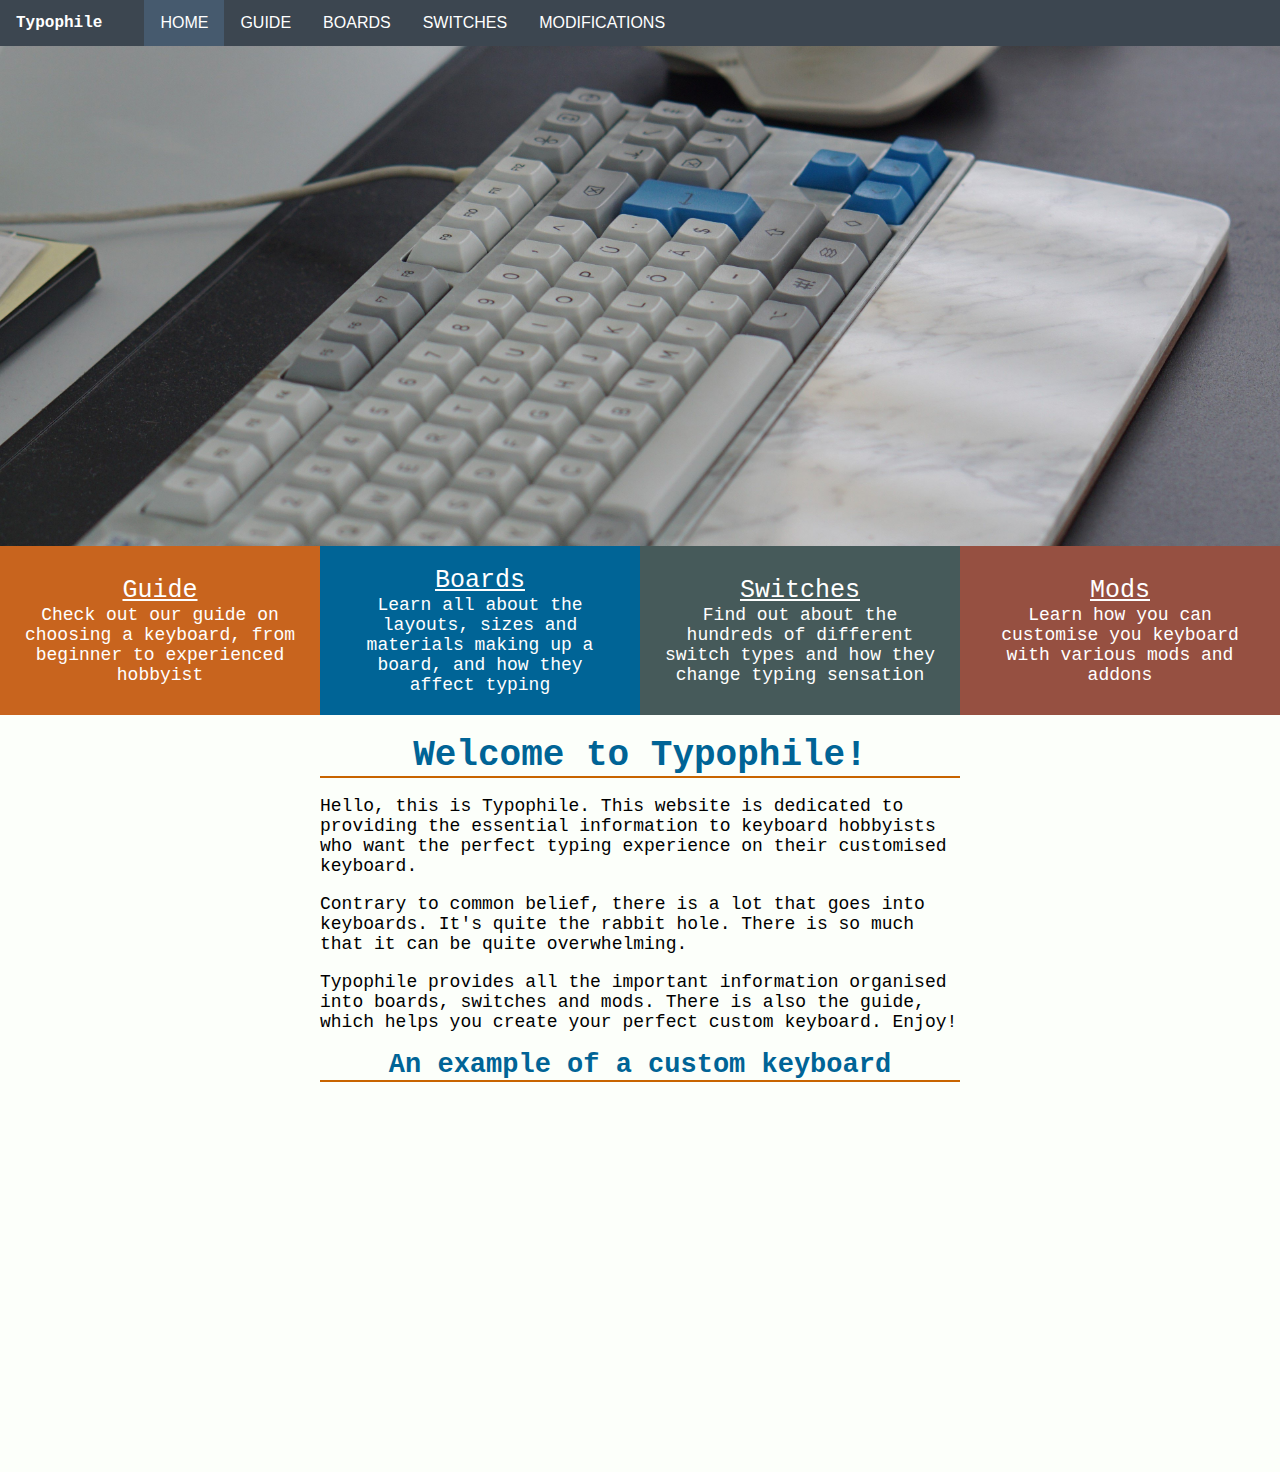
<file: Index.html>
<html lang="en">
    <head>
        <meta name="viewport" content="width=device-width, initial-scale=1.0">
        <meta charset="utf-8">
        <title>Typophile</title> <!-- Title format is: page name - Website name -->
        <link rel="stylesheet" href="CSS/Theme.css"> <!-- import css style sheet -->
        <script src="JS/Fade.js"></script>
    </head>
    <body>
        <div>
            <header>
                <div>
                </div> <!-- logo goes here -->
                <div class="nav-bar">
                    <nav>
                        <ul>
                            <li><p>Typophile</p></li>
                            <li class="current"><a href=Index.html>HOME</a></li>
                            <li><a href="Guide.html">GUIDE</a></li>
                            <li><a href="Boards.html">BOARDS</a></li>
                            <li><a href="Switches.html">SWITCHES</a></li>
                            <li><a href="Modifications.html">MODIFICATIONS</a></li>
                        </ul>
                    </nav>
                </div> <!-- nav bar goes here -->
            </header> <!-- Header holding the logo and the navigation bar of the website -->
        </div> <!-- container for items inside the header -->
        <div>
            <div class="fading-img-container" aria-hidden="true">
                <img class="fading-img" src="Images/Gallery6.jpg" style="transform: translate(0, -30%);">
                <img class="fading-img" src="Images/Gallery%207.jpg" style="transform: translate(0, -45%);">
                <img class="fading-img" src="Images/Gallery5.jpg" style="transform: translate(0, -35%);">
                <img class="fading-img" src="Images/Gallery9.jpg" style="transform: translate(0, -25%);">
                <img class="fading-img" src="Images/Gallery10.jpg" style="transform: translate(0, -20%);">
                <img class="fading-img" src="Images/Gallery3.jpg" style="transform: translate(0, -10%);">
                
            </div>
            <div class="menu-container">
                <div style="background: rgb(200, 100, 30);">
                    <a href="Guide.html">Guide</a>
                    <p>Check out our guide on choosing a keyboard, from beginner to experienced hobbyist</p>
                </div>
                <div style="background: rgb(0, 100, 150);">
                    <a href="Boards.html">Boards</a>
                    <p>Learn all about the layouts, sizes and materials making up a board, and how they affect typing</p>
                </div>
                <div style="background: rgb(70, 90, 90);">
                    <a href="Switches.html">Switches</a>
                    <p>Find out about the hundreds of different switch types and how they change typing sensation</p>
                </div>
                <div style="background: rgb(150, 80, 65);">
                    <a href="Modifications.html">Mods</a>
                    <p>Learn how you can customise you keyboard with various mods and addons</p>
                </div>
            </div> <!-- Front page menu -->
            <div class="text-container"> <!-- article styled text container -->
                <div></div> <!-- empty spave to the left of text -->
                <div> <!-- text -->
                    <h1 style="text-align: center;">Welcome to Typophile!</h1>
                    <div class="hline"></div>
                    <p>
                        Hello, this is Typophile. This website is dedicated to providing the essential information to keyboard hobbyists who want the perfect typing experience on their customised keyboard.
                    </p>
                    <p>
                        Contrary to common belief, there is a lot that goes into keyboards. It's quite the rabbit hole. There is so much that it can be quite overwhelming.
                    </p>
                    <p>
                        Typophile provides all the important information organised into boards, switches and mods. There is also the guide, which helps you create your perfect custom keyboard. Enjoy!
                    </p>
                    <h2 style="text-align: center;">An example of a custom keyboard</h2>
                    <div class="hline"></div>
                    <div class="video-container">
                        <iframe class="video" src="https://www.youtube.com/embed/qAW21C53jik" frameborder="0" allow="accelerometer; autoplay; encrypted-media; gyroscope; picture-in-picture" allowfullscreen></iframe>
                    </div>
                </div> <!-- text -->
                <div></div> <!-- empty space to the right of text -->
            </div>
        </div> <!-- container for all information between the header and footer -->
        <div>
            <footer>
                <!-- the footer goes here -->
            </footer>
        </div> <!-- container for items inside the footer -->
    </body>
</html>
</file>
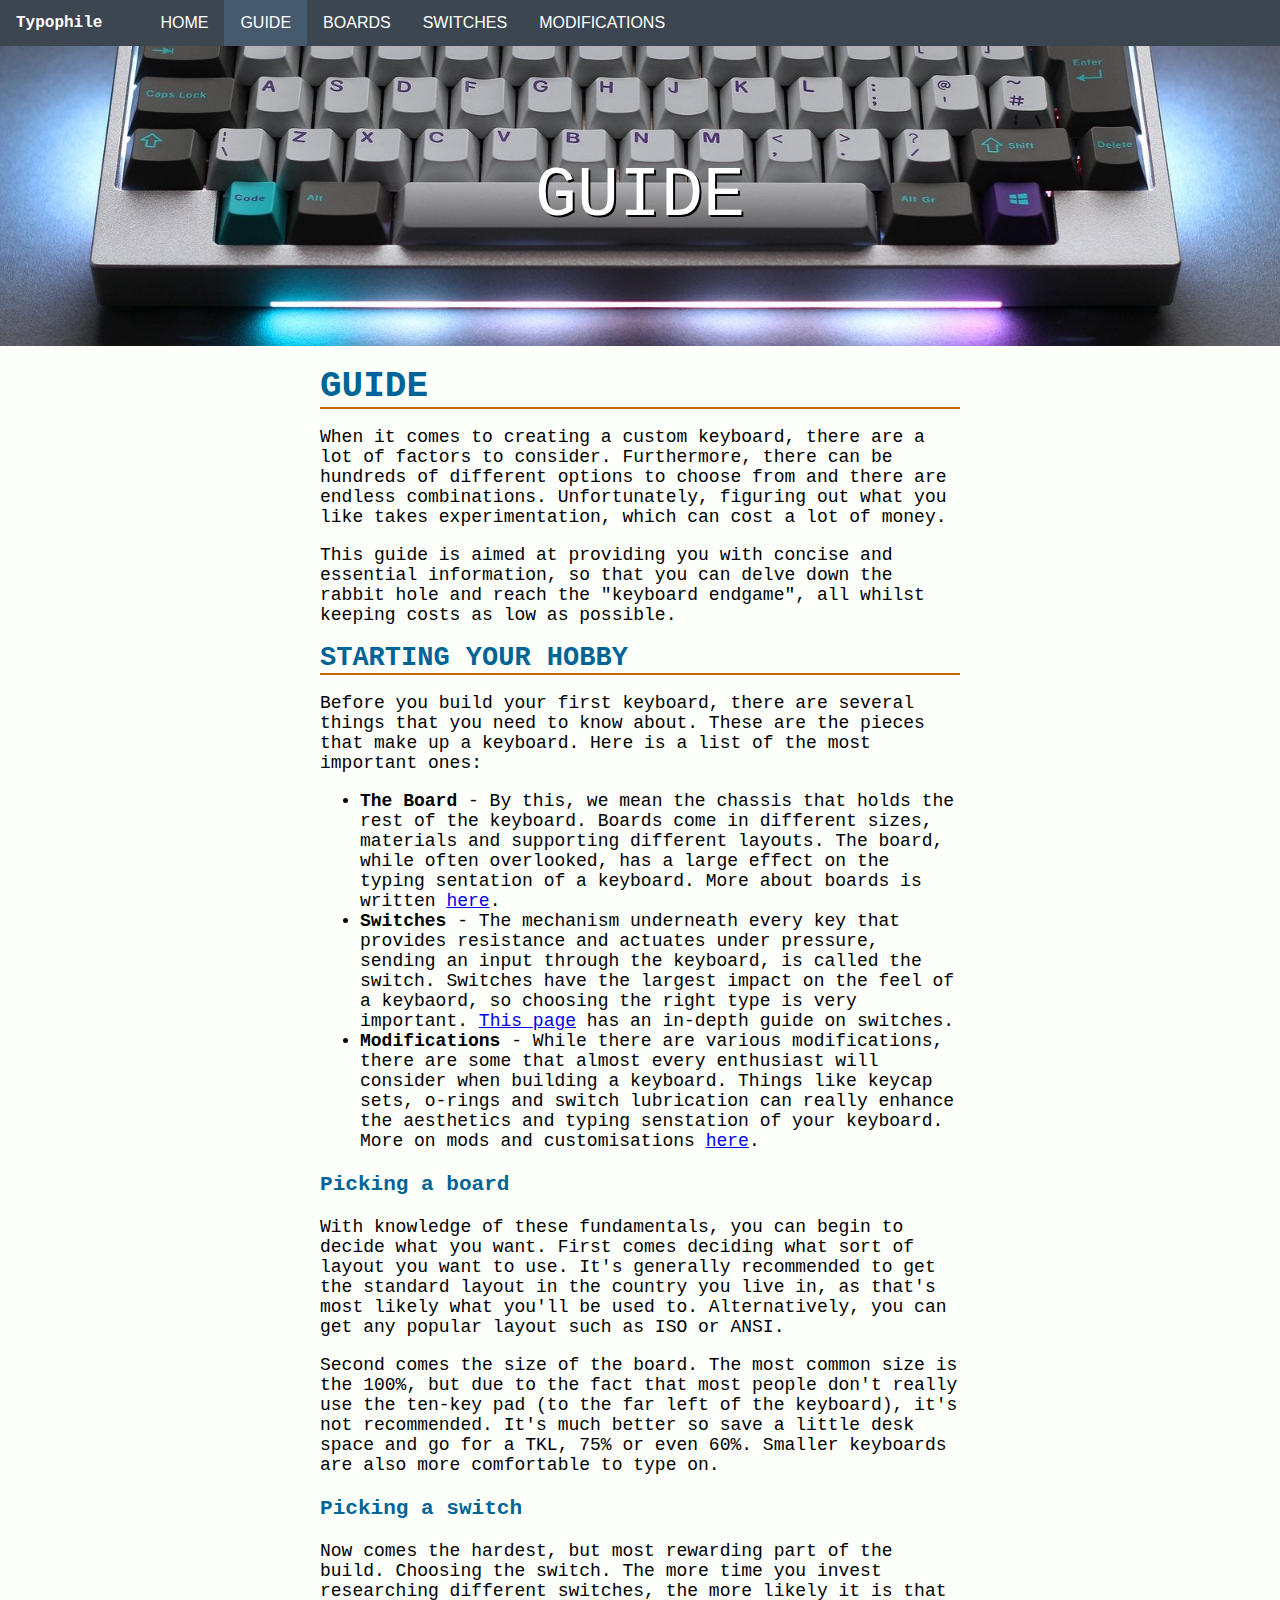
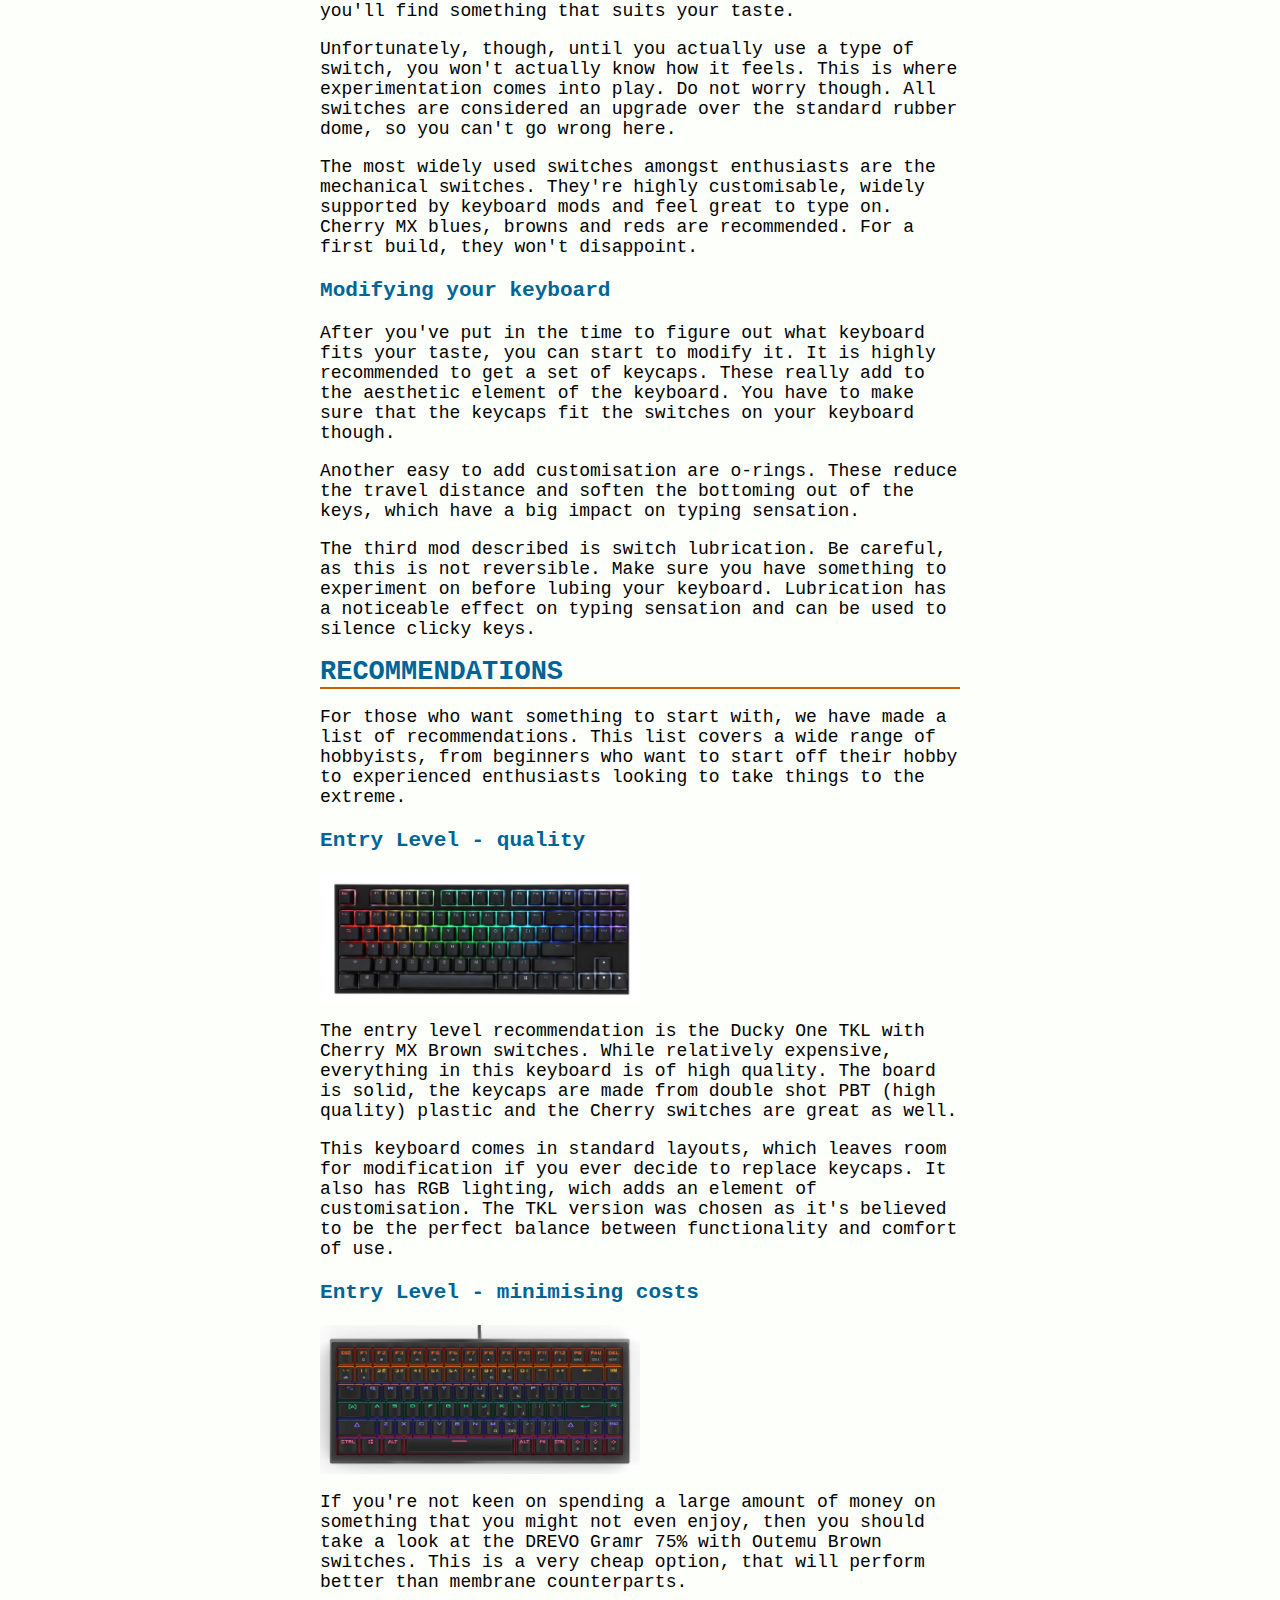
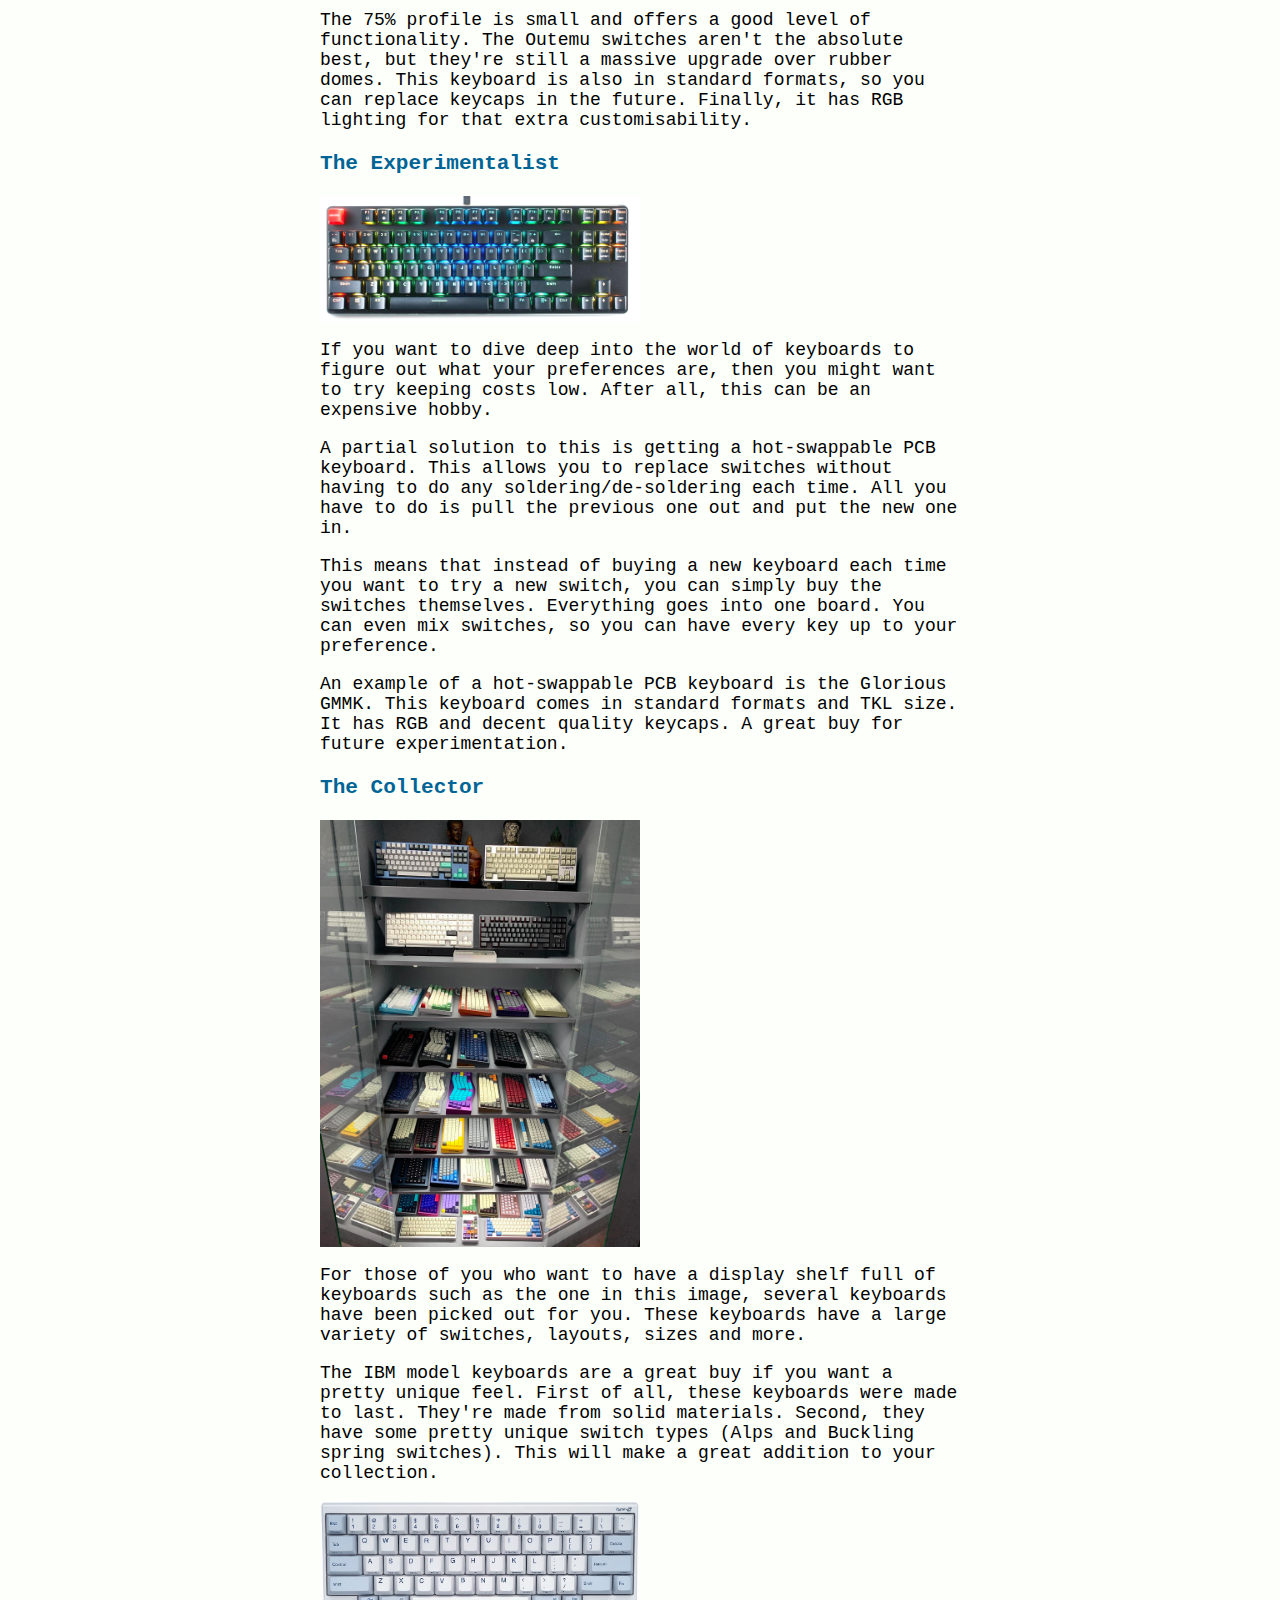
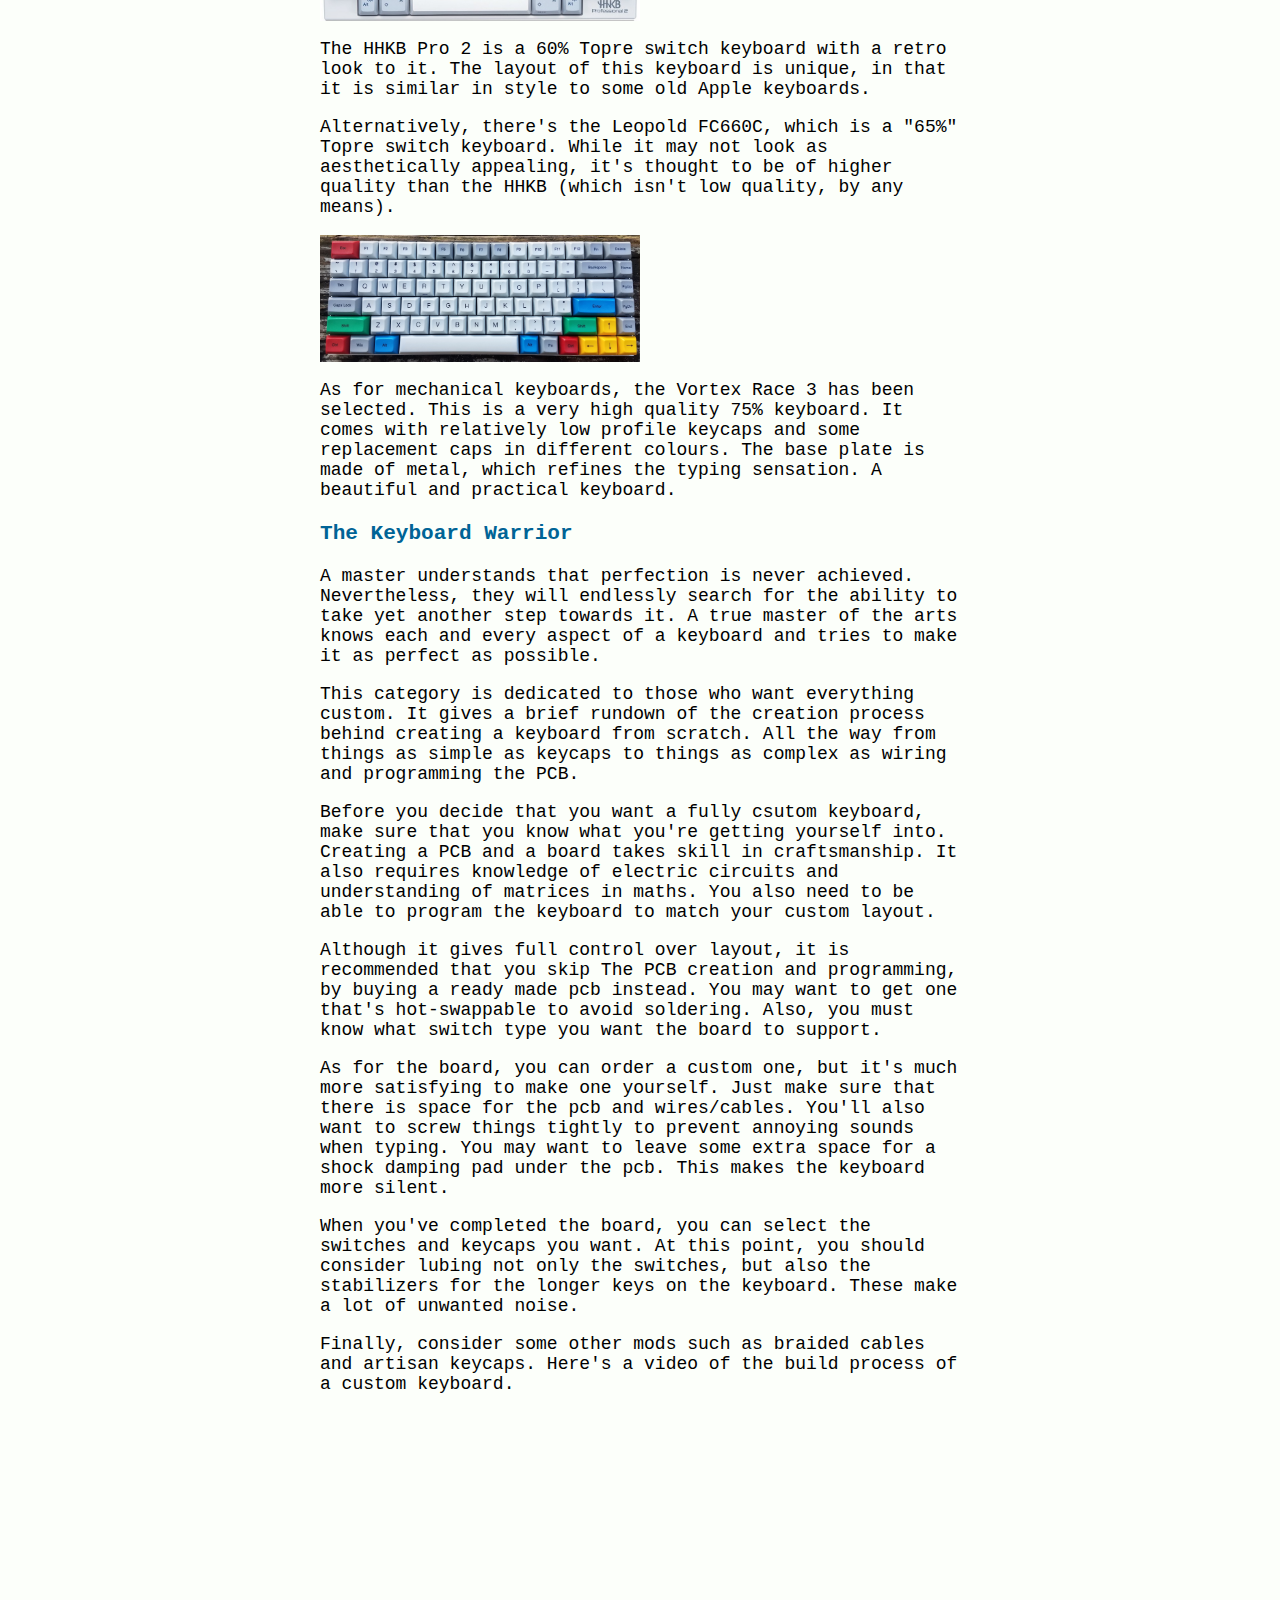
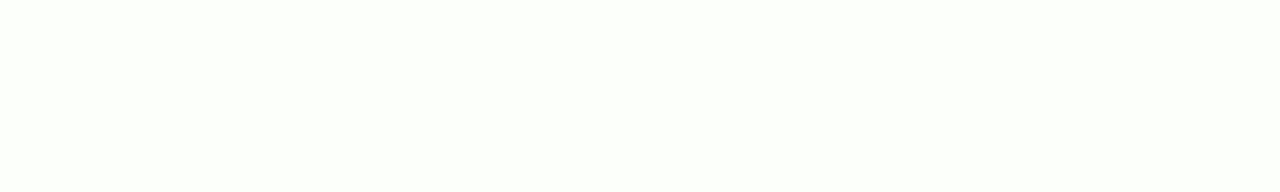
<file: Guide.html>
<html lang="en">
    <head>
        <meta name="viewport" content="width=device-width, initial-scale=1.0">
        <meta charset="utf-8">
        <title>Guide - Typophile</title> <!-- Title format is: page name - Website name -->
        <link rel="stylesheet" href="CSS/Theme.css"> <!-- import css style sheet -->
    </head>
    <body>
        <div>
            <header>
                <div>
                </div> <!-- logo goes here -->
                <div class="nav-bar">
                    <nav>
                        <ul>
                            <li><p>Typophile</p></li>
                            <li class="home"><a href=Index.html>HOME</a></li>
                            <li class=current><a href="Guide.html">GUIDE</a></li>
                            <li><a href="Boards.html">BOARDS</a></li>
                            <li><a href="Switches.html">SWITCHES</a></li>
                            <li><a href="Modifications.html">MODIFICATIONS</a></li>
                        </ul>
                    </nav>
                </div> <!-- nav bar goes here -->
            </header> <!-- Header holding the logo and the navigation bar of the website -->
        </div> <!-- container for items inside the header -->
        <div> <!-- container for all items between header and footer -->
            <div class="title-container">
                <img class="title-background" src="Images/Gallery8.jpg" alt="Background image of Guide Page" style="margin-top: -30%;">
                <div class="title-text-center"><p>GUIDE</p></div>
            </div> <!-- container for image between header and main text -->
            <div class="text-container">
                <div></div> <!-- blank space to the left of text -->
                <div> <!-- article text -->
                    <div> <!-- title and introduction -->
                        <h1>GUIDE</h1> 
                        <div class="hline"></div>
                        <p>
                            When it comes to creating a custom keyboard, there are a lot of factors to consider. Furthermore, there can be hundreds of different options to choose from and there are endless combinations. Unfortunately, figuring out what you like takes experimentation, which can cost a lot of money.
                        </p>
                        <p>
                            This guide is aimed at providing you with concise and essential information, so that you can delve down the rabbit hole and reach the "keyboard endgame", all whilst keeping costs as low as possible.
                        </p>
                    </div> <!-- title and introduction -->
                    <div> <!-- Starting your hobby -->
                        <h2>STARTING YOUR HOBBY</h2>
                        <div class="hline"></div>
                        <p>
                            Before you build your first keyboard, there are several things that you need to know about. These are the pieces that make up a keyboard. Here is a list of the most important ones:
                        </p>
                        <ul>
                            <li><b>The Board</b> - By this, we mean the chassis that holds the rest of the keyboard. Boards come in different sizes, materials and supporting different layouts. The board, while often overlooked, has a large effect on the typing sentation of a keyboard. More about boards is written <a href="Boards.html">here</a>.</li>
                            <li><b>Switches</b> - The mechanism underneath every key that provides resistance and actuates under pressure, sending an input through the keyboard, is called the switch. Switches have the largest impact on the feel of a keybaord, so choosing the right type is very important. <a href="Switches.html">This page</a> has an in-depth guide on switches.</li>
                            <li><b>Modifications</b> - While there are various modifications, there are some that almost every enthusiast will consider when building a keyboard. Things like keycap sets, o-rings and switch lubrication can really enhance the aesthetics and typing senstation of your keyboard. More on mods and customisations <a href="Modifications.html">here</a>.</li>
                        </ul>
                        <h3>Picking a board</h3>
                        <p>
                            With knowledge of these fundamentals, you can begin to decide what you want. First comes deciding what sort of layout you want to use. It's generally recommended to get the standard layout in the country you live in, as that's most likely what you'll be used to. Alternatively, you can get any popular layout such as ISO or ANSI. 
                        </p>
                        <p>
                            Second comes the size of the board. The most common size is the 100%, but due to the fact that most people don't really use the ten-key pad (to the far left of the keyboard), it's not recommended. It's much better so save a little desk space and go for a TKL, 75% or even 60%. Smaller keyboards are also more comfortable to type on.
                        </p>
                        <h3>Picking a switch</h3>
                        <p>
                            Now comes the hardest, but most rewarding part of the build. Choosing the switch. The more time you invest researching different switches, the more likely it is that you'll find something that suits your taste. 
                        </p>
                        <p>
                            Unfortunately, though, until you actually use a type of switch, you won't actually know how it feels. This is where experimentation comes into play. Do not worry though. All switches are considered an upgrade over the standard rubber dome, so you can't go wrong here.
                        </p>
                        <p>
                            The most widely used switches amongst enthusiasts are the mechanical switches. They're highly customisable, widely supported by keyboard mods and feel great to type on. Cherry MX blues, browns and reds are recommended. For a first build, they won't disappoint.
                        </p>
                        <h3>Modifying your keyboard</h3>
                        <p>
                            After you've put in the time to figure out what keyboard fits your taste, you can start to modify it. It is highly recommended to get a set of keycaps. These really add to the aesthetic element of the keyboard. You have to make sure that the keycaps fit the switches on your keyboard though.
                        </p>
                        <p>
                            Another easy to add customisation are o-rings. These reduce the travel distance and soften the bottoming out of the keys, which have a big impact on typing sensation.
                        </p>
                        <p>
                            The third mod described is switch lubrication. Be careful, as this is not reversible. Make sure you have something to experiment on before lubing your keyboard. Lubrication has a noticeable effect on typing sensation and can be used to silence clicky keys. 
                        </p>
                    </div> <!-- Starting your hobby -->
                    <div> <!-- Recommendations -->
                        <h2>RECOMMENDATIONS</h2>
                        <div class="hline"></div>
                        <p>
                            For those who want something to start with, we have made a list of recommendations. This list covers a wide range of hobbyists, from beginners who want to start off their hobby to experienced enthusiasts looking to take things to the extreme.
                        </p>
                        <h3>Entry Level - quality</h3>
                        <img src="Images/DuckyOneTKL.jpg" alt="Image of Ducky One TKL">
                        <p>
                            The entry level recommendation is the Ducky One TKL with Cherry MX Brown switches. While relatively expensive, everything in this keyboard is of high quality. The board is solid, the keycaps are made from double shot PBT (high quality) plastic and the Cherry switches are great as well.
                        </p>
                        <p>
                            This keyboard comes in standard layouts, which leaves room for modification if you ever decide to replace keycaps. It also has RGB lighting, wich adds an element of customisation. The TKL version was chosen as it's believed to be the perfect balance between functionality and comfort of use.
                        </p>
                        <h3>Entry Level - minimising costs</h3>
                        <img src="Images/DREVO.jpg" alt="Image of DREVO Gramr 75%">
                        <p>
                            If you're not keen on spending a large amount of money on something that you might not even enjoy, then you should take a look at the DREVO Gramr 75% with Outemu Brown switches. This is a very cheap option, that will perform better than membrane counterparts. 
                        </p>
                        <p>
                            The 75% profile is small and offers a good level of functionality. The Outemu switches aren't the absolute best, but they're still a massive upgrade over rubber domes. This keyboard is also in standard formats, so you can replace keycaps in the future. Finally, it has RGB lighting for that extra customisability.
                        </p>
                        <h3>The Experimentalist</h3>
                        <img src="Images/GMMK.PNG" alt="Image of Glorious GMMK">
                        <p>
                            If you want to dive deep into the world of keyboards to figure out what your preferences are, then you might want to try keeping costs low. After all, this can be an expensive hobby. 
                        </p>
                        <p>
                            A partial solution to this is getting a hot-swappable PCB keyboard. This allows you to replace switches without having to do any soldering/de-soldering each time. All you have to do is pull the previous one out and put the new one in.
                        </p>
                        <p>
                            This means that instead of buying a new keyboard each time you want to try a new switch, you can simply buy the switches themselves. Everything goes into one board. You can even mix switches, so you can have every key up to your preference.
                        </p>
                        <p>
                            An example of a hot-swappable PCB keyboard is the Glorious GMMK. This keyboard comes in standard formats and TKL size. It has RGB and decent quality keycaps. A great buy for future experimentation.
                        </p>
                        <h3>The Collector</h3>
                        <img src="Images/Collection.jpg" alt="Image of keyboard collection">
                        <p>
                            For those of you who want to have a display shelf full of keyboards such as the one in this image, several keyboards have been picked out for you. These keyboards have a large variety of switches, layouts, sizes and more. 
                        </p>
                        <p>
                            The IBM model keyboards are a great buy if you want a pretty unique feel. First of all, these keyboards were made to last. They're made from solid materials. Second, they have some pretty unique switch types (Alps and Buckling spring switches). This will make a great addition to your collection.
                        </p>
                        <img src="Images/HHKB.jpg" alt="Image of HHKB Pro 2">
                        <p>
                            The HHKB Pro 2 is a 60% Topre switch keyboard with a retro look to it. The layout of this keyboard is unique, in that it is similar in style to some old Apple keyboards. 
                        </p>
                        <P>
                            Alternatively, there's the Leopold FC660C, which is a "65%" Topre switch keyboard. While it may not look as aesthetically appealing, it's thought to be of higher quality than the HHKB (which isn't low quality, by any means).
                        </P>
                        <img src="Images/VortexRace.jpg" alt="Image of Vortex Race 3">
                        <p>
                            As for mechanical keyboards, the Vortex Race 3 has been selected. This is a very high quality 75% keyboard. It comes with relatively low profile keycaps and some replacement caps in different colours. The base plate is made of metal, which refines the typing sensation. A beautiful and practical keyboard.
                        </p>
                        <h3>The Keyboard Warrior</h3>
                        <p>
                            A master understands that perfection is never achieved. Nevertheless, they will endlessly search for the ability to take yet another step towards it. A true master of the arts knows each and every aspect of a keyboard and tries to make it as perfect as possible.
                        </p>
                        <p>
                            This category is dedicated to those who want everything custom. It gives a brief rundown of the creation process behind creating a keyboard from scratch. All the way from things as simple as keycaps to things as complex as wiring and programming the PCB. 
                        </p>
                        <p>
                            Before you decide that you want a fully csutom keyboard, make sure that you know what you're getting yourself into. Creating a PCB and a board takes skill in craftsmanship. It also requires knowledge of electric circuits and understanding of matrices in maths. You also need to be able to program the keyboard to match your custom layout.
                        </p>
                        <p>
                            Although it gives full control over layout, it is recommended that you skip The PCB creation and programming, by buying a ready made pcb instead. You may want to get one that's hot-swappable to avoid soldering. Also, you must know what switch type you want the board to support.
                        </p>
                        <p>
                            As for the board, you can order a custom one, but it's much more satisfying to make one yourself. Just make sure that there is space for the pcb and wires/cables. You'll also want to screw things tightly to prevent annoying sounds when typing. You may want to leave some extra space for a shock damping pad under the pcb. This makes the keyboard more silent.
                        </p>
                        <p>
                            When you've completed the board, you can select the switches and keycaps you want. At this point, you should consider lubing not only the switches, but also the stabilizers for the longer keys on the keyboard. These make a lot of unwanted noise.
                        </p>
                        <p>
                            Finally, consider some other mods such as braided cables and artisan keycaps. Here's a video of the build process of a custom keyboard.
                        </p>
                        <div class="video-container">
                            <iframe class="video" width="1280" height="720" src="https://www.youtube.com/embed/FSBFCx59fF8" frameborder="0" allow="accelerometer; autoplay; encrypted-media; gyroscope; picture-in-picture" allowfullscreen></iframe>
                        </div>
                    </div> <!-- Recommendations -->
                </div> <!-- article text -->
                <div></div> <!-- blank space to the right of text -->
            </div>
        </div> <!-- container for all items between header and footer -->
        <footer>
            
        </footer>
    </body>
</html>
</file>
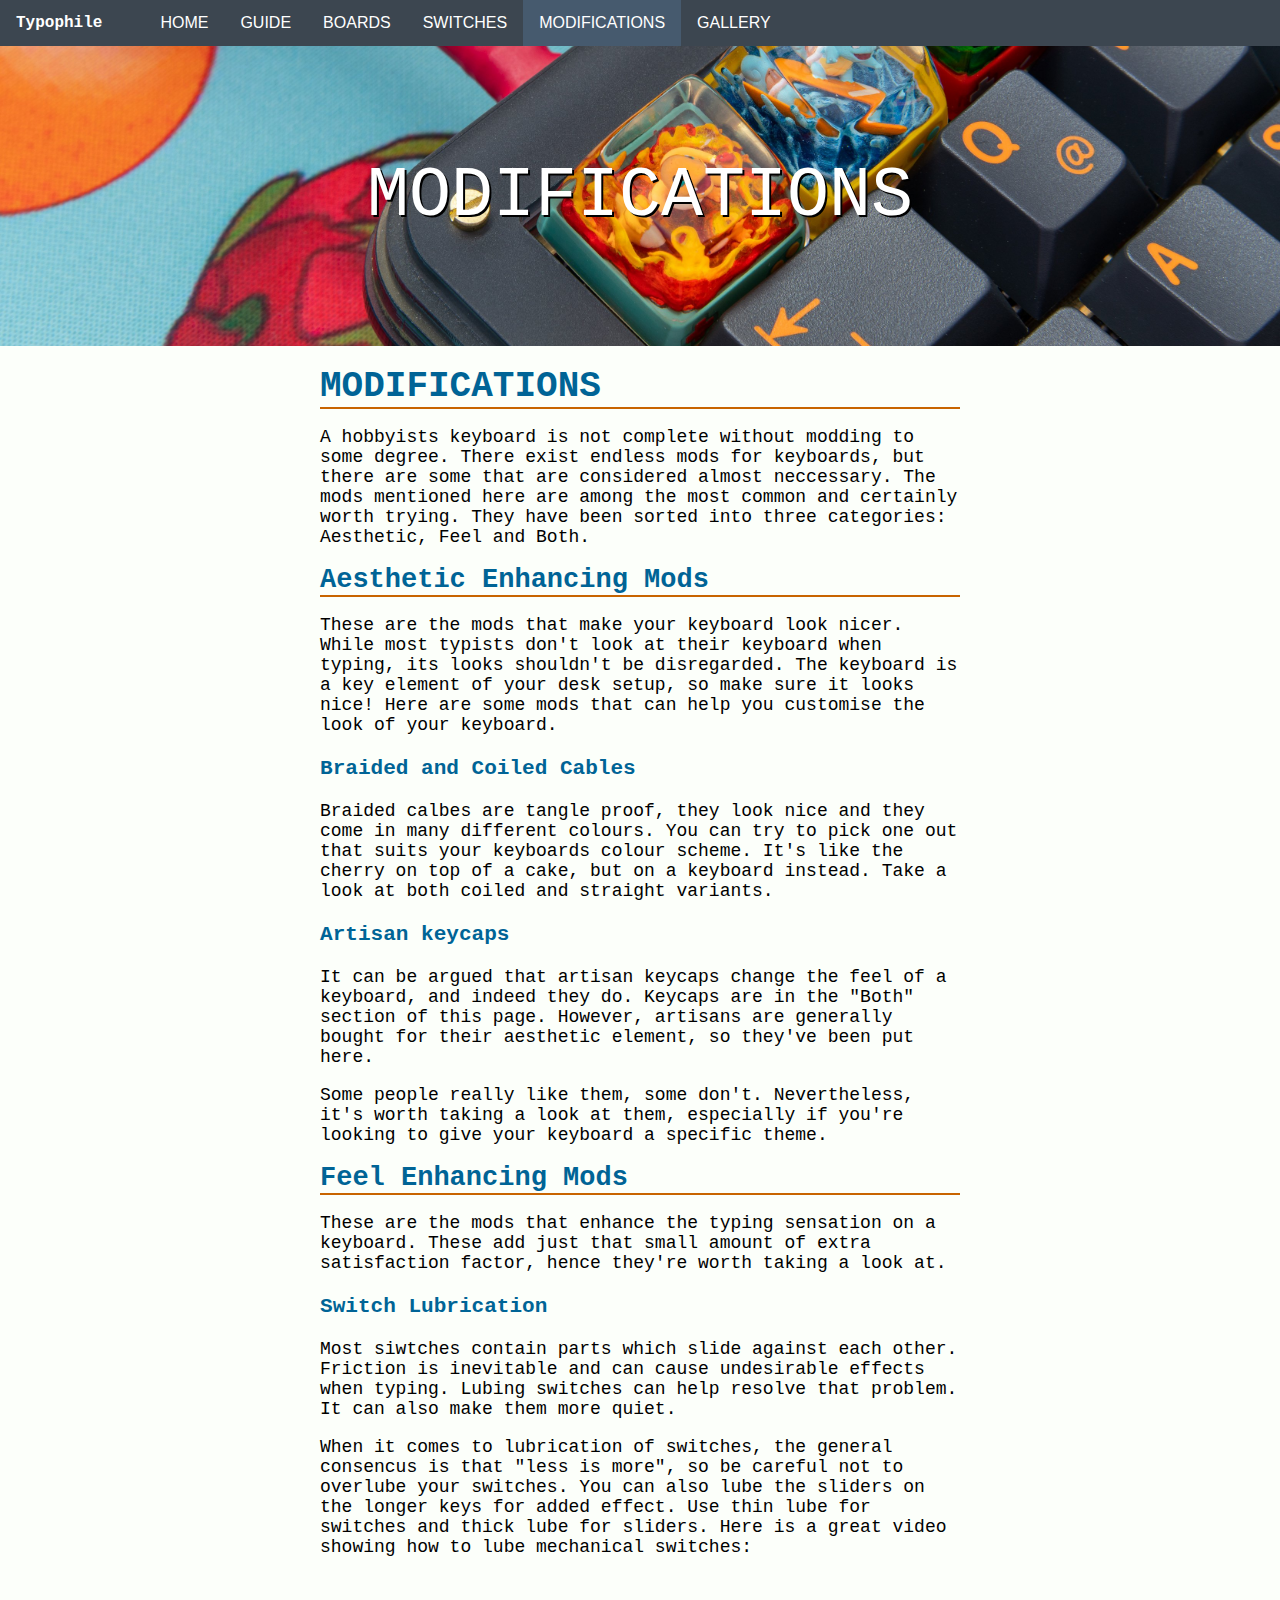
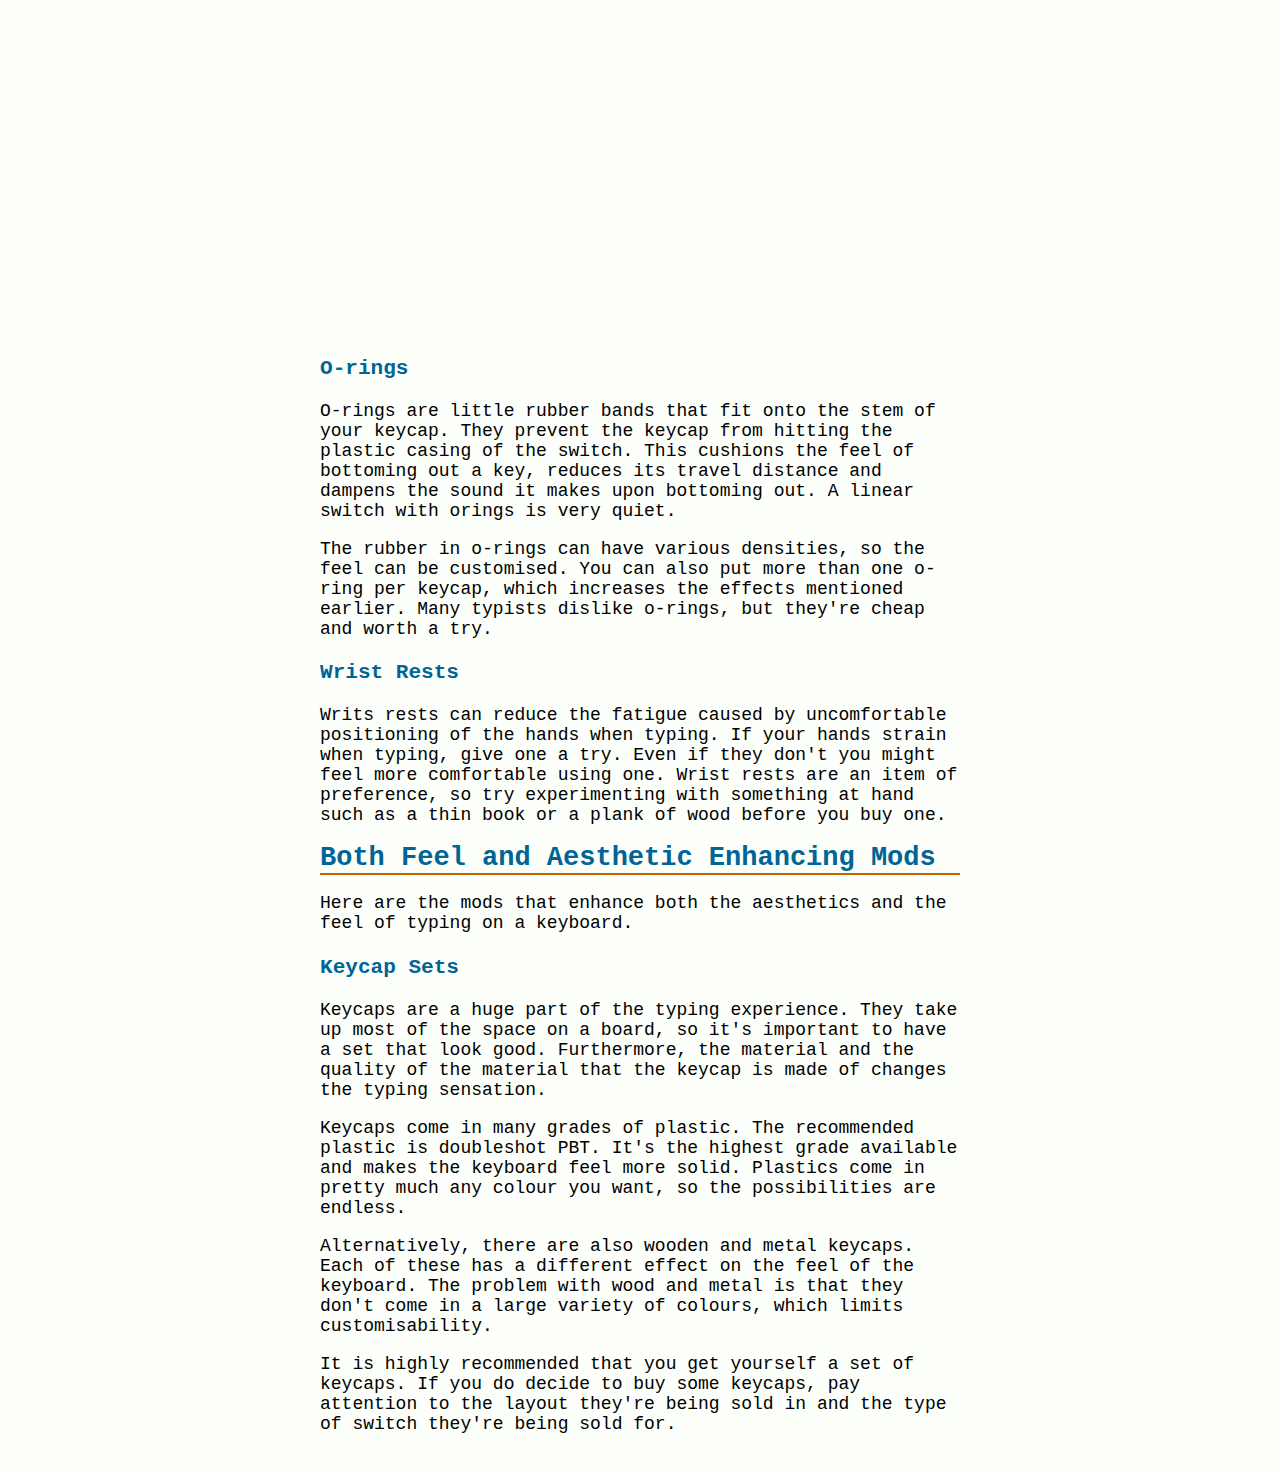
<file: Modifications.html>
<html lang="en">
    <head>
        <meta name="viewport" content="width=device-width, initial-scale=1.0">
        <meta charset="utf-8">
        <title>Modifications - Typophile</title> <!-- Title format is: page name - Website name -->
        <link rel="stylesheet" href="CSS/Theme.css"> <!-- import css style sheet -->
    </head>
    <body>
        <div>
            <header>
                <div class="nav-bar">
                    <nav>
                        <ul>
                            <li><p>Typophile</p></li>
                            <li><a href=Index.html>HOME</a></li>
                            <li><a href="Guide.html">GUIDE</a></li>
                            <li><a href="Boards.html">BOARDS</a></li>
                            <li><a href="Switches.html">SWITCHES</a></li>
                            <li class="current"><a href="Modifications.html">MODIFICATIONS</a></li>
                            <li><a href="Gallery.html">GALLERY</a></li>
                        </ul>
                    </nav>
                </div> <!-- nav bar goes here -->
            </header> <!-- Header holding the logo and the navigation bar of the website -->
        </div> <!-- container for items inside the header -->
        <div> <!-- container for all items between header and footer -->
            <div class="title-container">
                <img class="title-background" src="Images/ModificationsBackground.jpg" alt="Bacground image of Modifications page" style="margin-top: -30%;">
                <div class="title-text-center"><p>MODIFICATIONS</p></div>
            </div> <!-- container for image between header and main text -->
            <div class="text-container"> <!-- container for article entry -->
                <div></div> <!-- Empty space to the left of text -->
                <div> <!-- text -->
                    <div> <!-- introductions -->
                        <h1>MODIFICATIONS</h1>
                        <div class="hline"></div>
                        <p>
                            A hobbyists keyboard is not complete without modding to some degree. There exist endless mods for keyboards, but there are some that are considered almost neccessary. The mods mentioned here are among the most common and certainly worth trying. They have been sorted into three categories: Aesthetic, Feel and Both.
                        </p>
                    </div> <!-- introduction -->
                    <div> <!-- Aesthetics -->
                        <h2>Aesthetic Enhancing Mods</h2>
                        <div class="hline"></div>
                        <p>
                            These are the mods that make your keyboard look nicer. While most typists don't look at their keyboard when typing, its looks shouldn't be disregarded. The keyboard is a key element of your desk setup, so make sure it looks nice! Here are some mods that can help you customise the look of your keyboard.
                        </p>
                        <h3>Braided and Coiled Cables</h3>
                        <p>
                            Braided calbes are tangle proof, they look nice and they come in many different colours. You can try to pick one out that suits your keyboards colour scheme. It's like the cherry on top of a cake, but on a keyboard instead. Take a look at both coiled and straight variants.
                        </p>
                        <h3>Artisan keycaps</h3>
                        <p>
                            It can be argued that artisan keycaps change the feel of a keyboard, and indeed they do. Keycaps are in the "Both" section of this page. However, artisans are generally bought for their aesthetic element, so they've been put here. 
                        </p>
                        <p>
                            Some people really like them, some don't. Nevertheless, it's worth taking a look at them, especially if you're looking to give your keyboard a specific theme.
                        </p>
                    </div> <!-- Aesthetics -->
                    <div> <!-- Feel Enhancing Mods -->
                        <h2>Feel Enhancing Mods</h2>
                        <div class="hline"></div>
                        <p>
                            These are the mods that enhance the typing sensation on a keyboard. These add just that small amount of extra satisfaction factor, hence they're worth taking a look at.
                        </p>
                        <h3>Switch Lubrication</h3>
                        <p>
                           Most siwtches contain parts which slide against each other. Friction is inevitable and can cause undesirable effects when typing. Lubing switches can help resolve that problem. It can also make them more quiet.
                        </p>
                        <p>
                            When it comes to lubrication of switches, the general consencus is that "less is more", so be careful not to overlube your switches. You can also lube the sliders on the longer keys for added effect. Use thin lube for switches and thick lube for sliders. Here is a great video showing how to lube mechanical switches:
                        </p>
                        <div class="video-container">
                            <iframe class="video" width="789" height="444" src="https://www.youtube.com/embed/qSgPKPoFo2k" frameborder="0" allow="accelerometer; autoplay; encrypted-media; gyroscope; picture-in-picture" allowfullscreen></iframe>
                        </div>
                        <h3>O-rings</h3>
                        <p>
                            O-rings are little rubber bands that fit onto the stem of your keycap. They prevent the keycap from hitting the plastic casing of the switch. This cushions the feel of bottoming out a key, reduces its travel distance and dampens the sound it makes upon bottoming out. A linear switch with orings is very quiet.
                        </p>
                        <p>
                            The rubber in o-rings can have various densities, so the feel can be customised. You can also put more than one o-ring per keycap, which increases the effects mentioned earlier. Many typists dislike o-rings, but they're cheap and worth a try.
                        </p>
                        <h3>Wrist Rests</h3>
                        <p>
                            Writs rests can reduce the fatigue caused by uncomfortable positioning of the hands when typing. If your hands strain when typing, give one a try. Even if they don't you might feel more comfortable using one. Wrist rests are an item of preference, so try experimenting with something at hand such as a thin book or a plank of wood before you buy one.
                        </p>
                    </div> <!-- "Feel" Mods -->
                    <div> <!-- Both Feel and Aesthetic Enhancing Mods -->
                        <h2>Both Feel and Aesthetic Enhancing Mods</h2>
                        <div class="hline"></div>
                        <p>
                            Here are the mods that enhance both the aesthetics and the feel of typing on a keyboard.
                        </p>
                        <h3>Keycap Sets</h3>
                        <p>
                            Keycaps are a huge part of the typing experience. They take up most of the space on a board, so it's important to have a set that look good. Furthermore, the material and the quality of the material that the keycap is made of changes the typing sensation. 
                        </p>
                        <p>
                            Keycaps come in many grades of plastic. The recommended plastic is doubleshot PBT. It's the highest grade available and makes the keyboard feel more solid. Plastics come in pretty much any colour you want, so the possibilities are endless.
                        </p>
                        <p>
                            Alternatively, there are also wooden and metal keycaps. Each of these has a different effect on the feel of the keyboard. The problem with wood and metal is that they don't come in a large variety of colours, which limits customisability.    
                        </p>
                        <p>
                            It is highly recommended that you get yourself a set of keycaps. If you do decide to buy some keycaps, pay attention to the layout they're being sold in and the type of switch they're being sold for.
                        </p>
                    </div>
                </div> <!-- text -->
                <div></div> <!-- Empty space to the right of text -->
            </div> <!-- container for article entry -->
        </div> <!-- container for all items between header and footer -->
        <footer>
            
        </footer>
    </body>
</html>
</file>
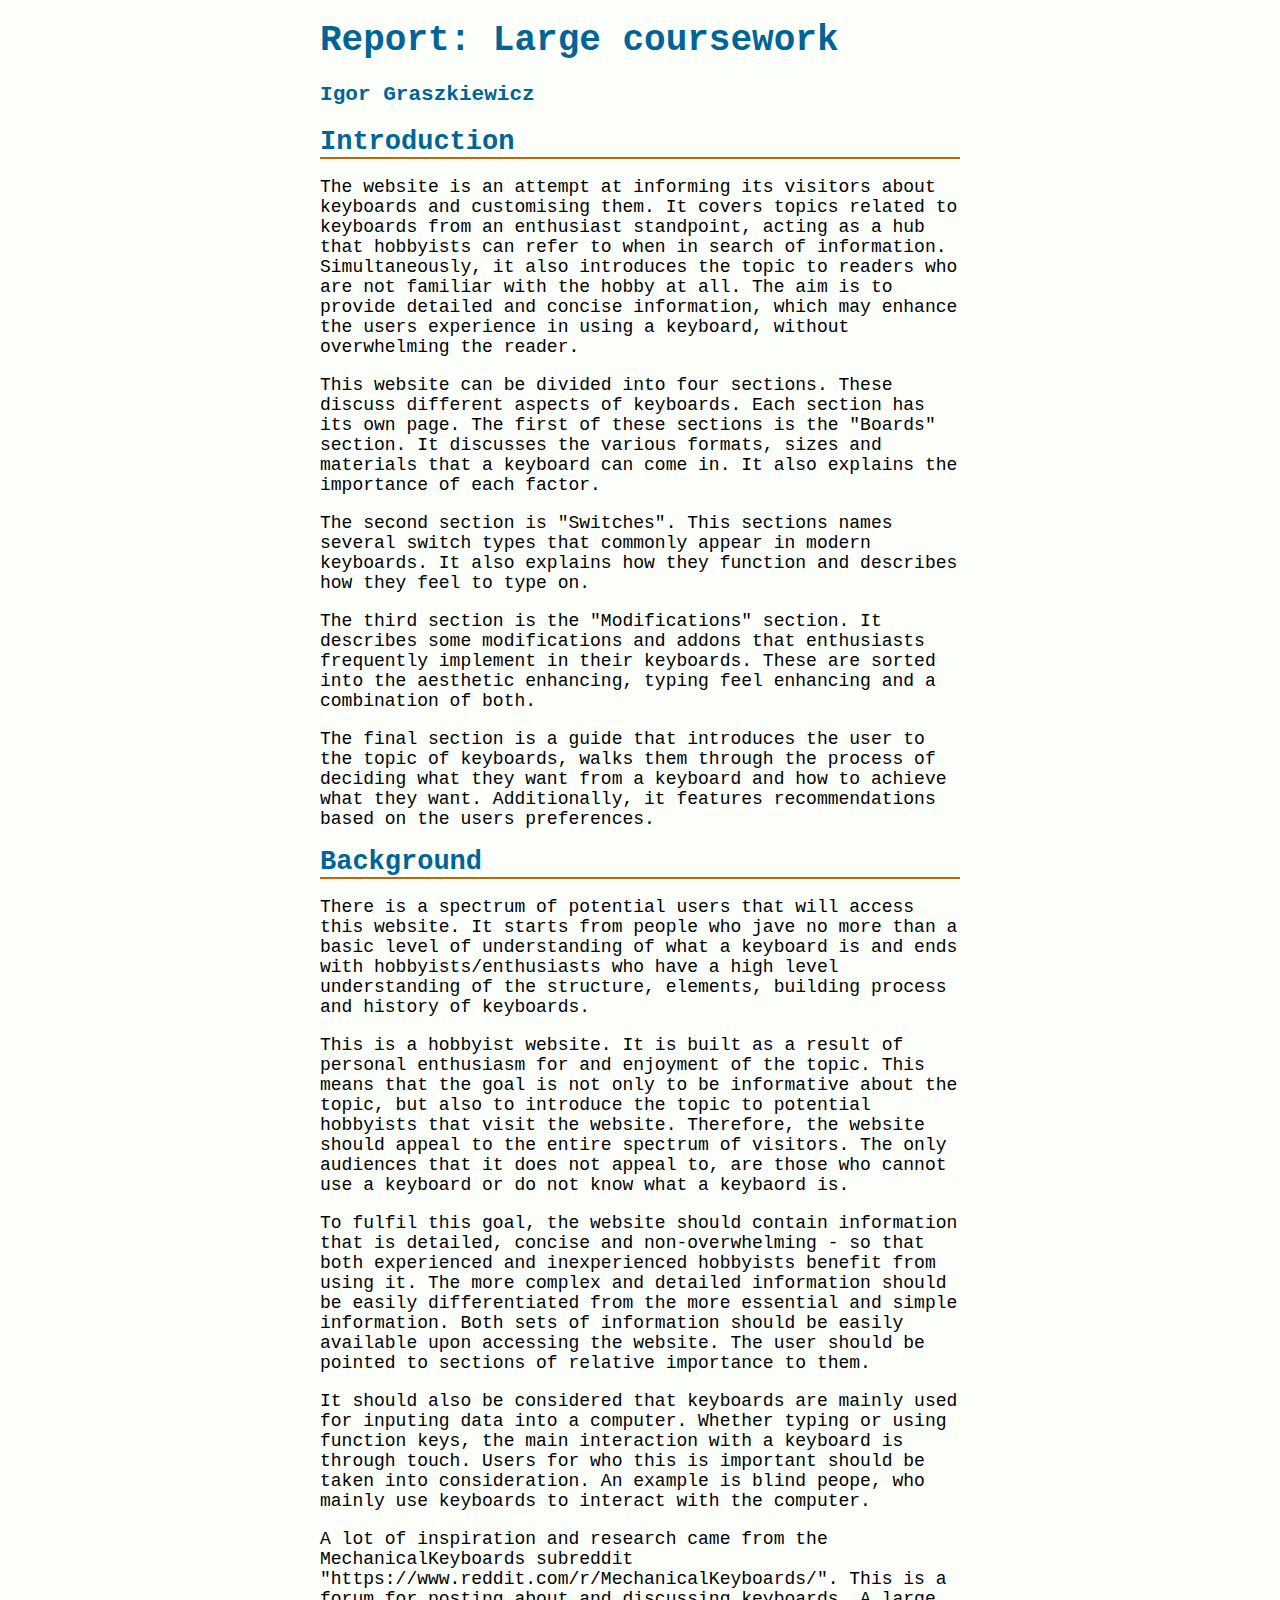
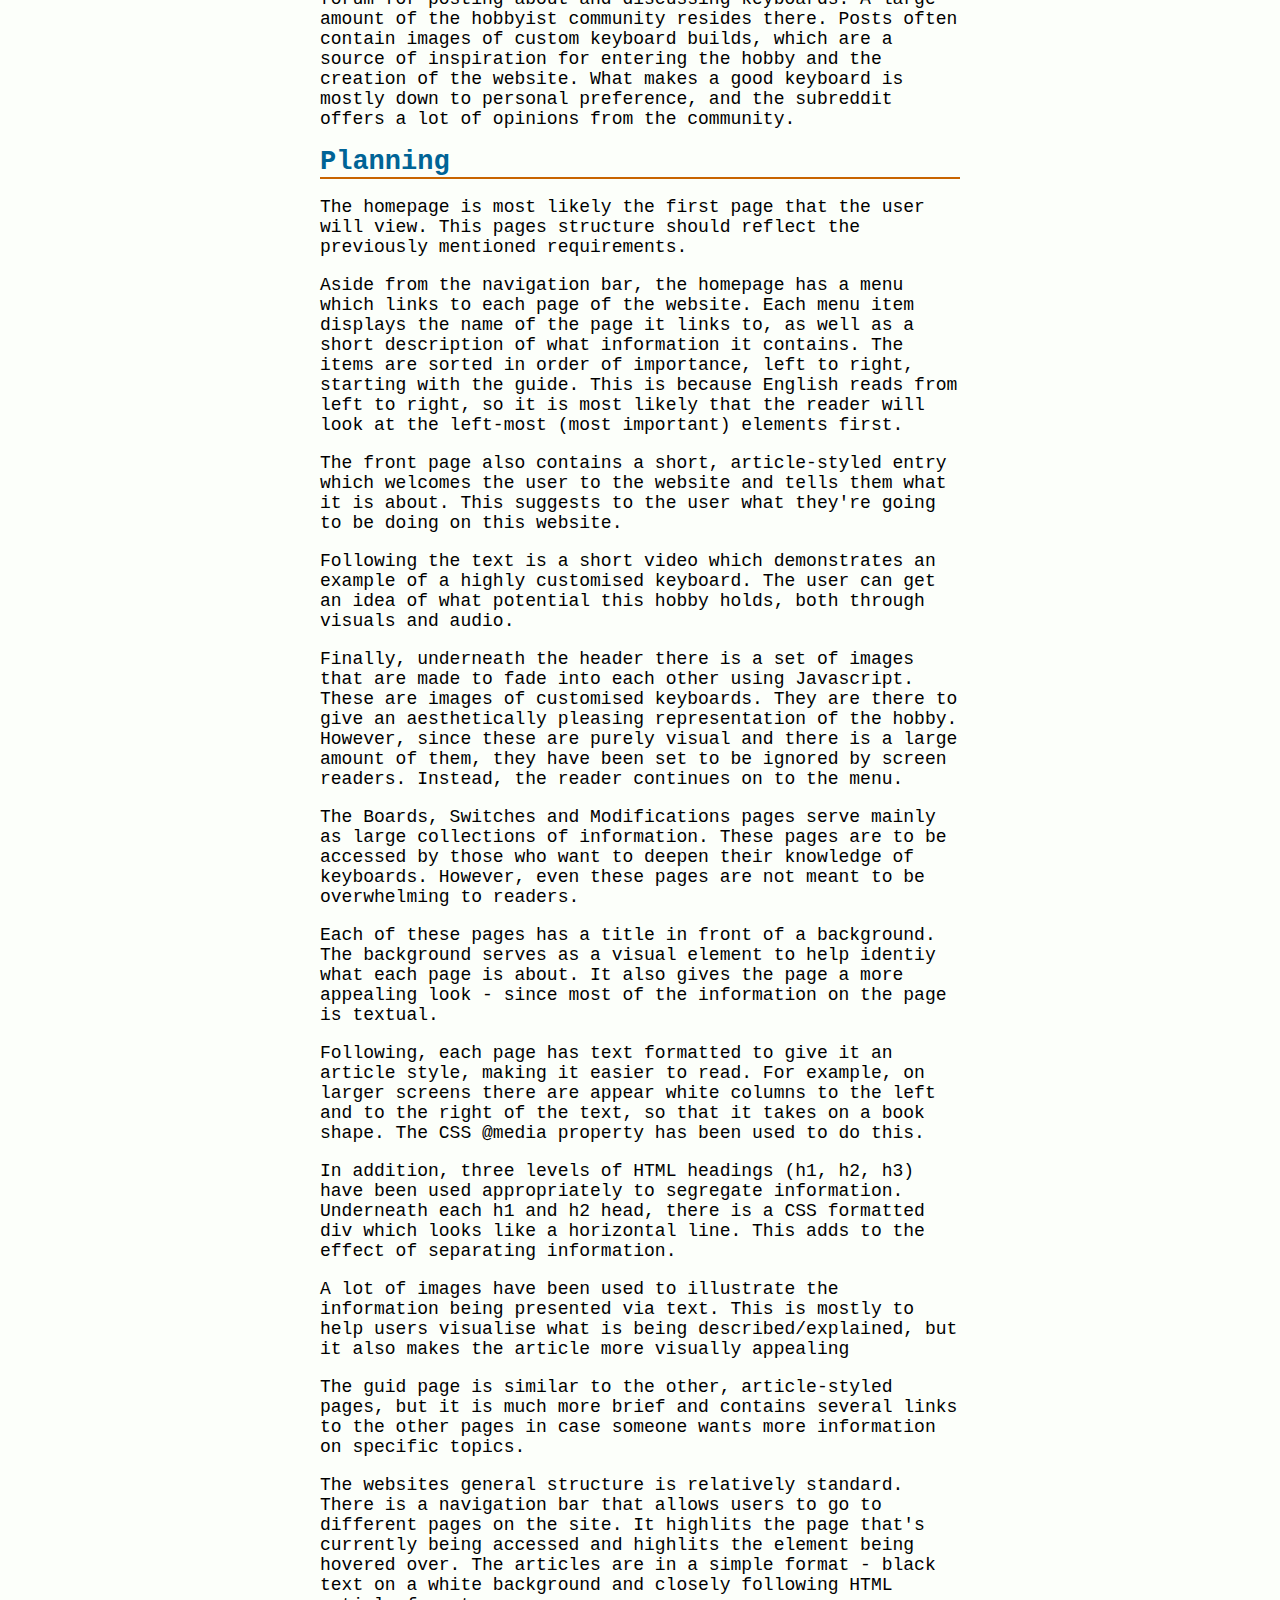
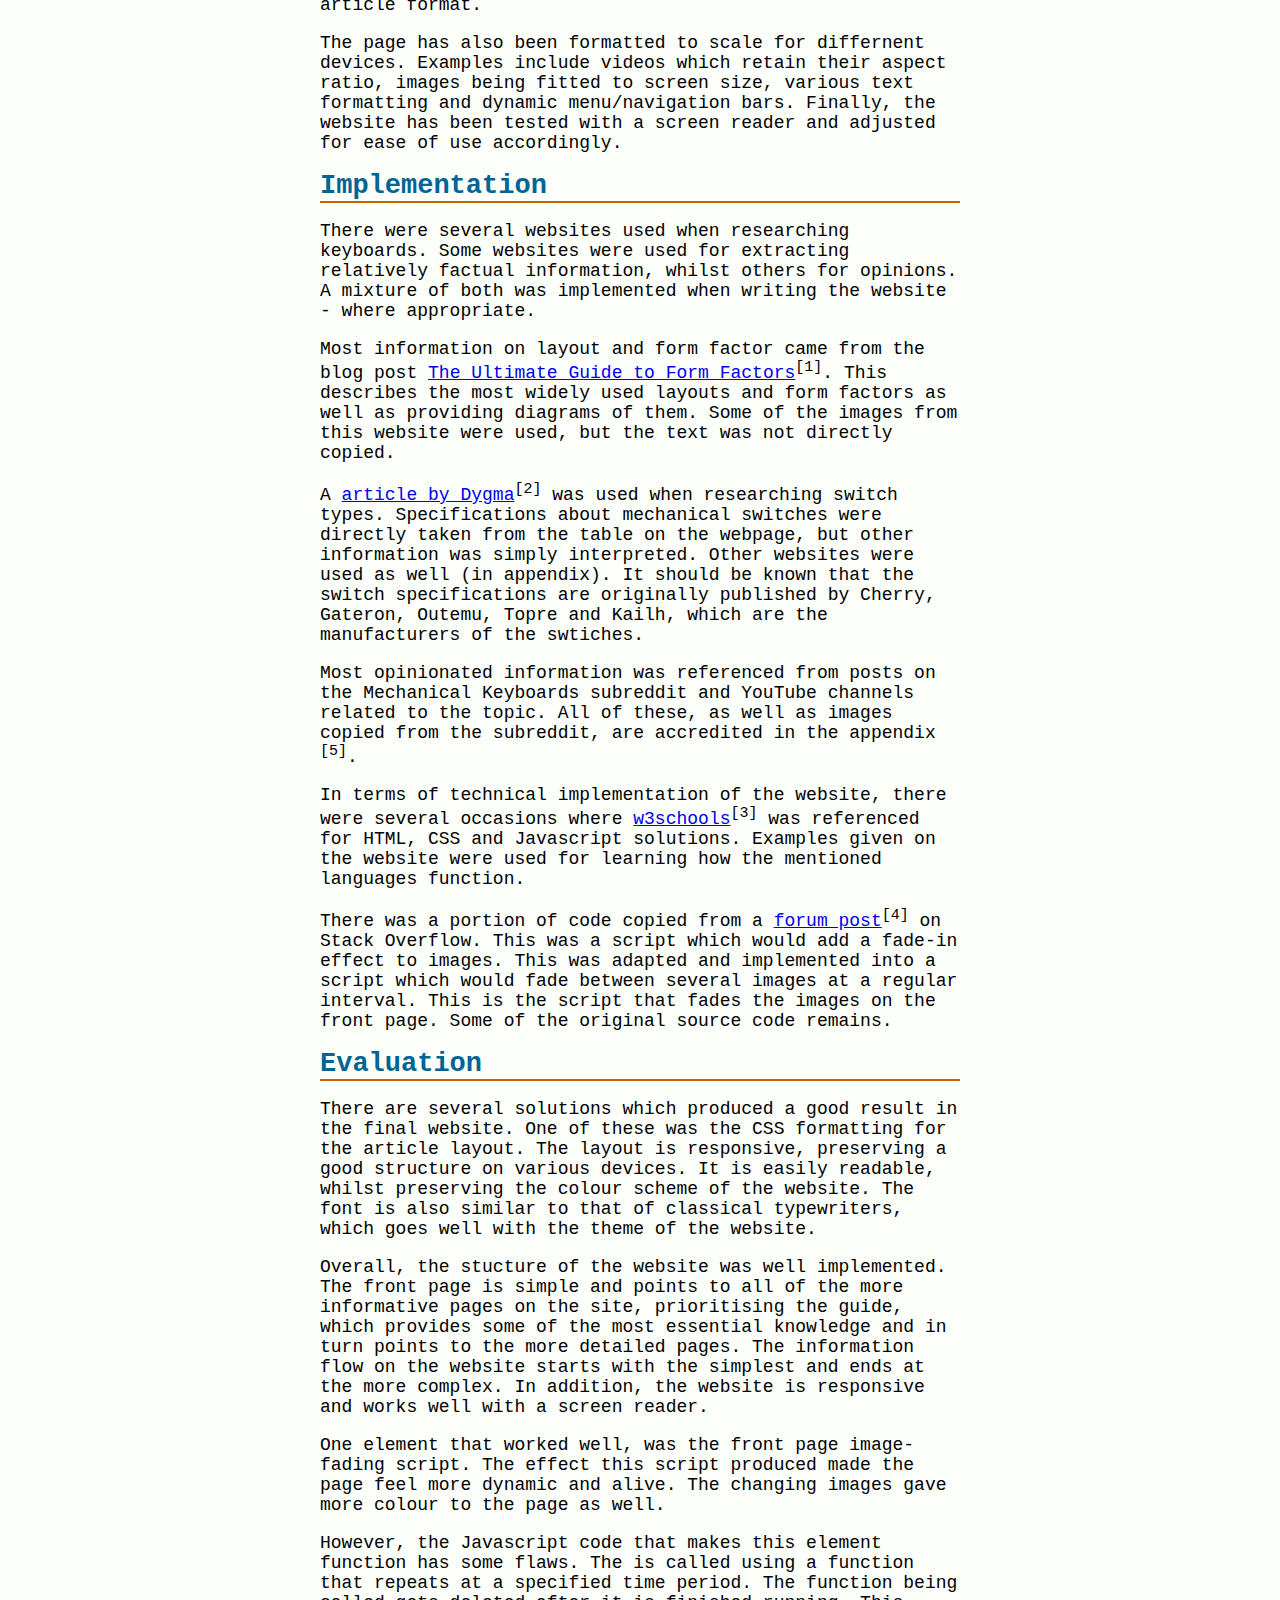
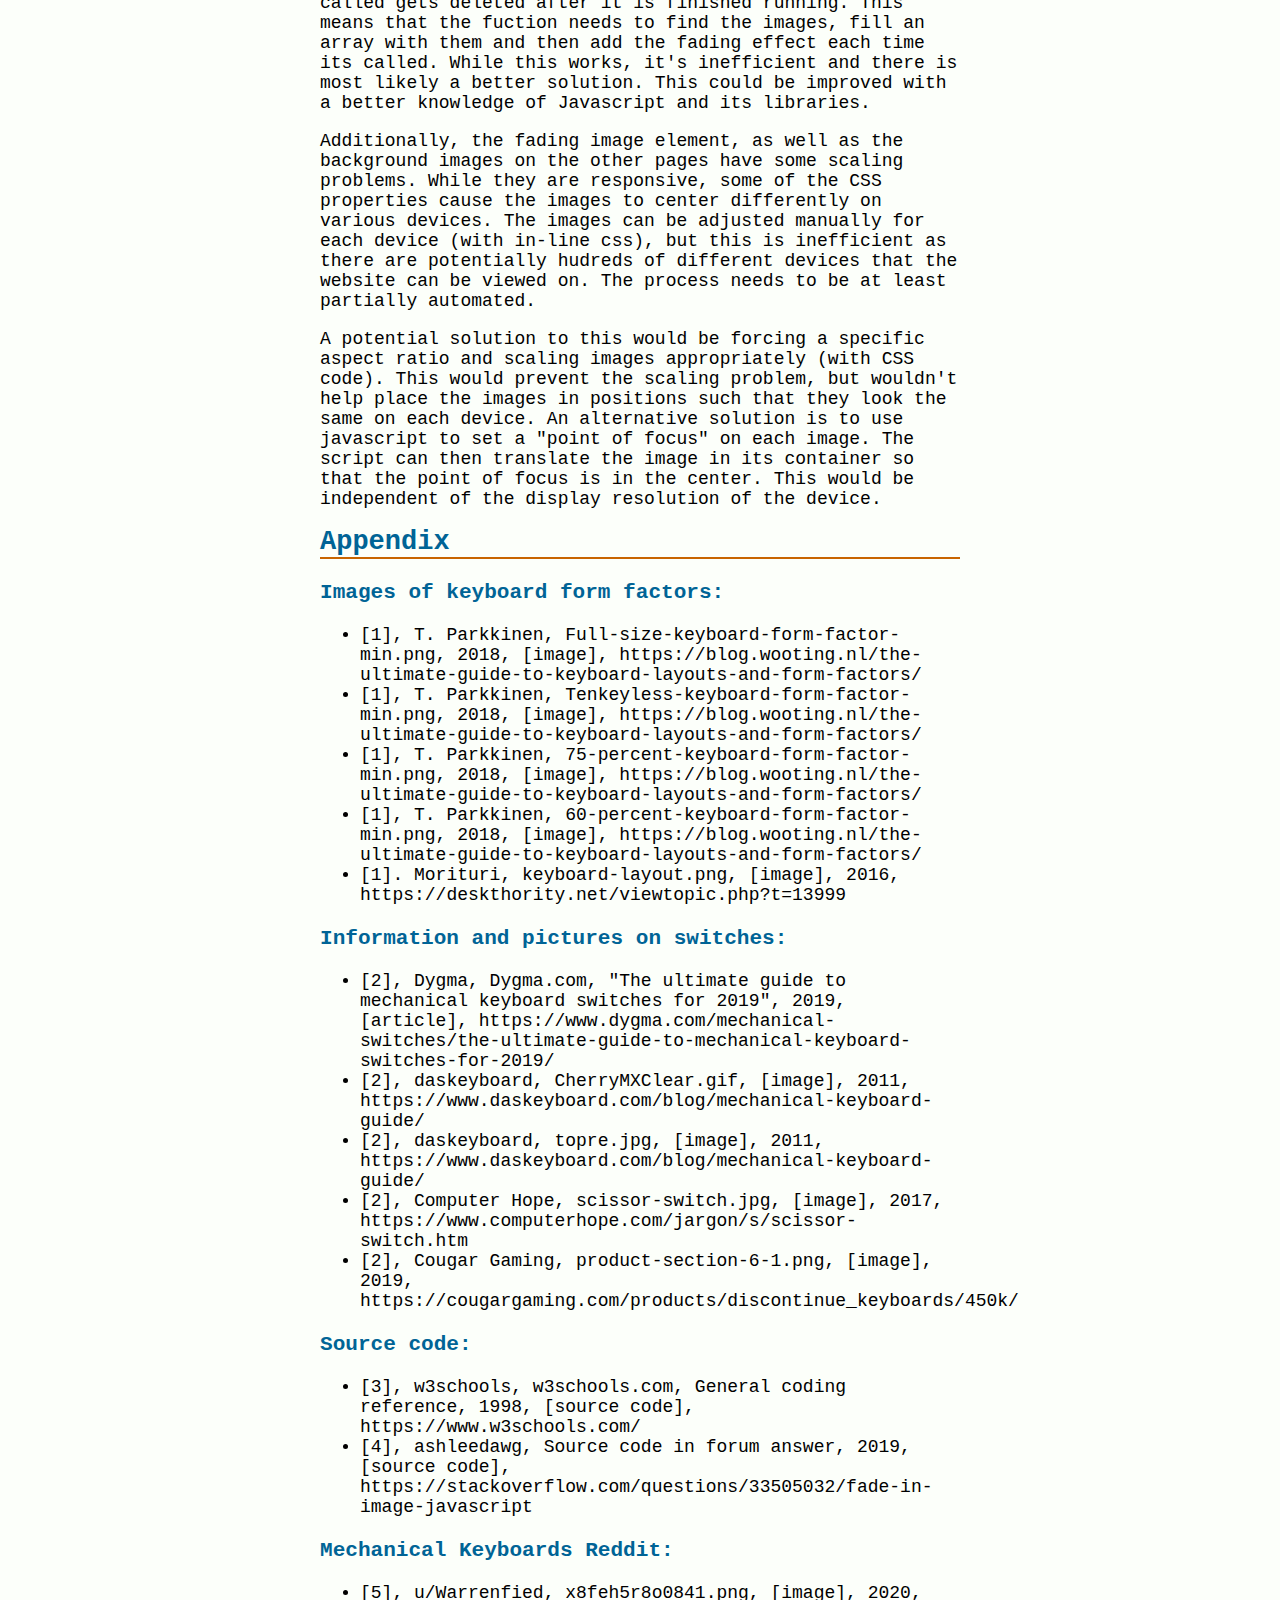
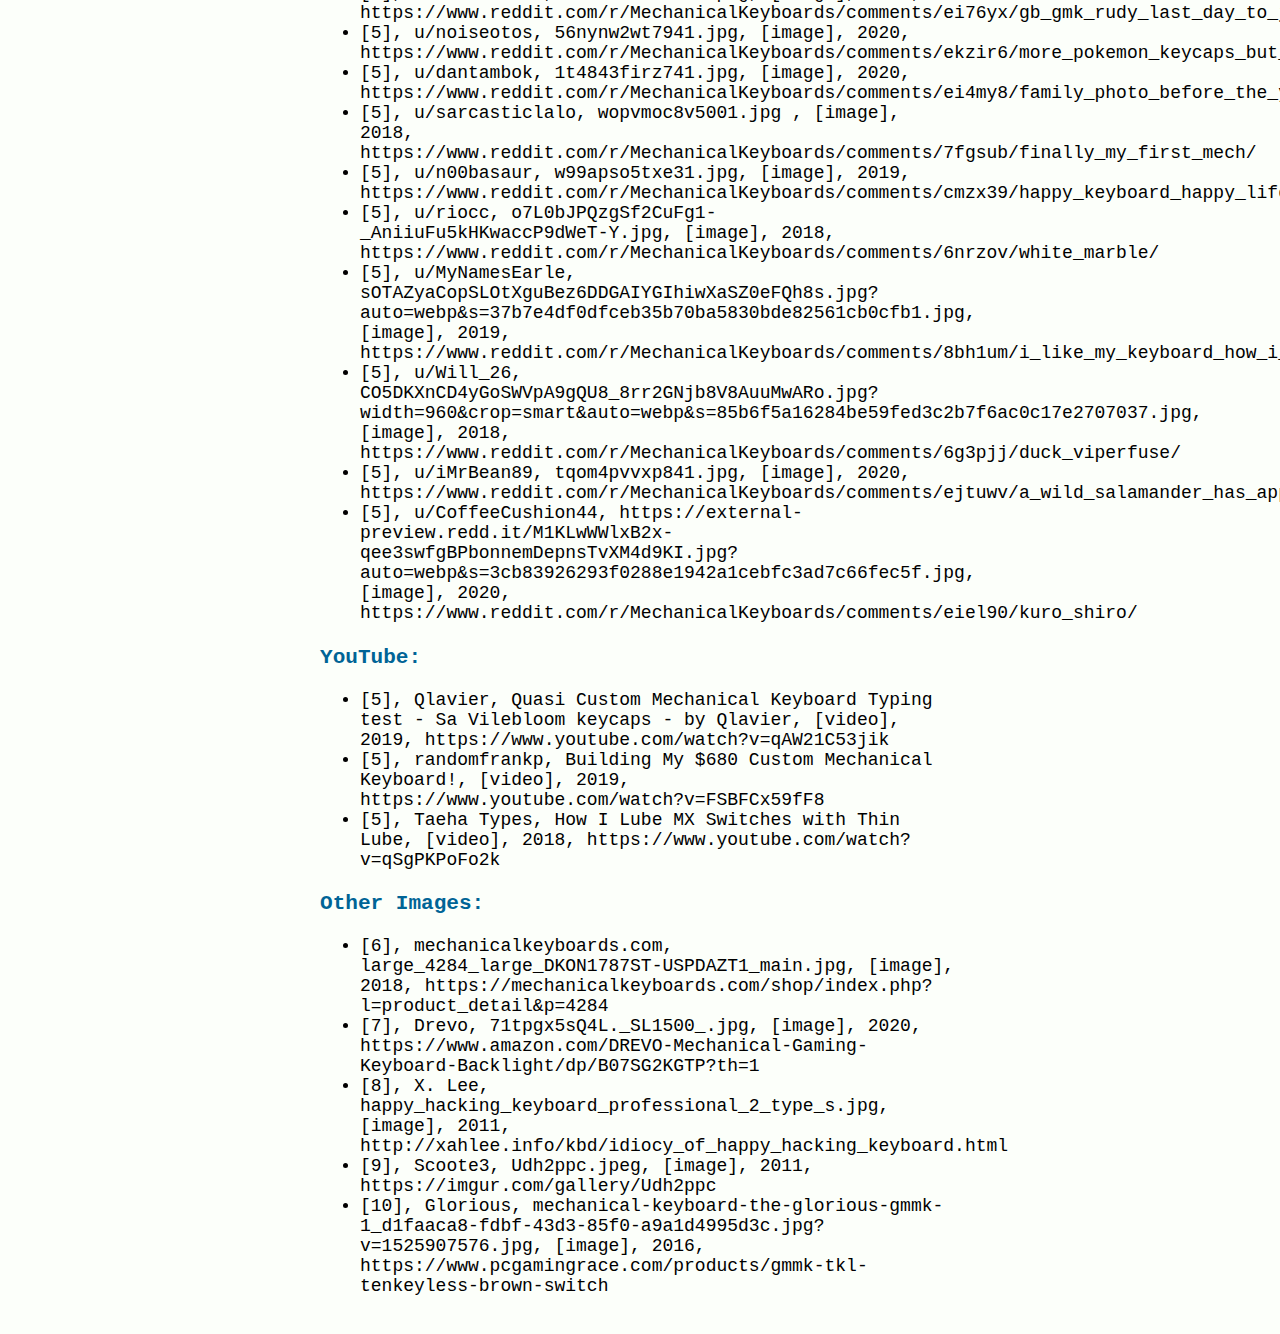
<file: Report.html>
<html lang="en">
    <head>
        <meta name="viewport" content="width=device-width, initial-scale=1.0">
        <meta charset="utf-8">
        <title>Report</title>
        <link rel="stylesheet" href="CSS/Theme.css"> <!-- import css style sheet -->
    </head>
<body>
    <div class="text-container">
        <div></div>
        <div>
            <h1>Report: Large coursework</h1>
            <h3>Igor Graszkiewicz</h3>
            <h2>Introduction</h2>
            <div class="hline"></div>
            <p>
                The website is an attempt at informing its visitors about keyboards and customising them. It covers topics related to keyboards from an enthusiast standpoint, acting as a hub that hobbyists can refer to when in search of information. Simultaneously, it also introduces the topic to readers who are not familiar with the hobby at all. The aim is to provide detailed and concise information, which may enhance the users experience in using a keyboard, without overwhelming the reader.
            </p>
            <p>
                This website can be divided into four sections. These discuss different aspects of keyboards. Each section has its own page. The first of these sections is the "Boards" section. It discusses the various formats, sizes and materials that a keyboard can come in. It also explains the importance of each factor.
            </p>
            <p>
                The second section is "Switches". This sections names several switch types that commonly appear in modern keyboards. It also explains how they function and describes how they feel to type on. 
            </p>
            <p>
                The third section is the "Modifications" section. It describes some modifications and addons that enthusiasts frequently implement in their keyboards. These are sorted into the aesthetic enhancing, typing feel enhancing and a combination of both.
            </p>
            <p>
                The final section is a guide that introduces the user to the topic of keyboards, walks them through the process of deciding what they want from a keyboard and how to achieve what they want. Additionally, it features recommendations based on the users preferences. 
            </p>
            <h2>Background</h2>
            <div class="hline"></div>
            <p>
                There is a spectrum of potential users that will access this website. It starts from people who jave no more than a basic level of understanding of what a keyboard is and ends with hobbyists/enthusiasts who have a high level understanding of the structure, elements, building process and history of keyboards. 
            </p>
            <p>
                This is a hobbyist website. It is built as a result of personal enthusiasm for and enjoyment of the topic. This means that the goal is not only to be informative about the topic, but also to introduce the topic to potential hobbyists that visit the website. Therefore, the website should appeal to the entire spectrum of visitors. The only audiences that it does not appeal to, are those who cannot use a keyboard or do not know what a keybaord is.
            </p>
            <p>
                To fulfil this goal, the website should contain information that is detailed, concise and non-overwhelming - so that both experienced and inexperienced hobbyists benefit from using it. The more complex and detailed information should be easily differentiated from the more essential and simple information. Both sets of information should be easily available upon accessing the website. The user should be pointed to sections of relative importance to them.
            </p>
            <p>
                It should also be considered that keyboards are mainly used for inputing data into a computer. Whether typing or using function keys, the main interaction with a keyboard is through touch. Users for who this is important should be taken into consideration. An example is blind peope, who mainly use keyboards to interact with the computer.
            </p>
            <p>
                A lot of inspiration and research came from the MechanicalKeyboards subreddit "https://www.reddit.com/r/MechanicalKeyboards/". This is a forum for posting about and discussing keyboards. A large amount of the hobbyist community resides there. Posts often contain images of custom keyboard builds, which are a source of inspiration for entering the hobby and the creation of the website. What makes a good keyboard is mostly down to personal preference, and the subreddit offers a lot of opinions from the community.
            </p>   
            <h2>Planning</h2>
            <div class="hline"></div>
            <p>
                The homepage is most likely the first page that the user will view. This pages structure should reflect the previously mentioned requirements. 
            </p>
            <p>
                Aside from the navigation bar, the homepage has a menu which links to each page of the website. Each menu item displays the name of the page it links to, as well as a short description of what information it contains. The items are sorted in order of importance, left to right, starting with the guide. This is because English reads from left to right, so it is most likely that the reader will look at the left-most (most important) elements first.
            </p>
            <p>
                The front page also contains a short, article-styled entry which welcomes the user to the website and tells them what it is about. This suggests to the user what they're going to be doing on this website.
            </p>
            <p>
                Following the text is a short video which demonstrates an example of a highly customised keyboard. The user can get an idea of what potential this hobby holds, both through visuals and audio.
            </p>
            <p>
                Finally, underneath the header there is a set of images that are made to fade into each other using Javascript. These are images of customised keyboards. They are there to give an aesthetically pleasing representation of the hobby. However, since these are purely visual and there is a large amount of them, they have been set to be ignored by screen readers. Instead, the reader continues on to the menu.
            </p>
            <p>
                The Boards, Switches and Modifications pages serve mainly as large collections of information. These pages are to be accessed by those who want to deepen their knowledge of keyboards. However, even these pages are not meant to be overwhelming to readers.
            </p>
            <p>
                Each of these pages has a title in front of a background. The background serves as a visual element to help identiy what each page is about. It also gives the page a more appealing look - since most of the information on the page is textual.
            </p>
            <p>
                Following, each page has text formatted to give it an article style, making it easier to read. For example, on larger screens there are appear white columns to the left and to the right of the text, so that it takes on a book shape. The CSS @media property has been used to do this. 
            </p>
            <p>
                In addition, three levels of HTML headings (h1, h2, h3) have been used appropriately to segregate information. Underneath each h1 and h2 head, there is a CSS formatted div which looks like a horizontal line. This adds to the effect of separating information.
            </p>
            <p>
                A lot of images have been used to illustrate the information being presented via text. This is mostly to help users visualise what is being described/explained, but it also makes the article more visually appealing
            </p>
            <p>
                The guid page is similar to the other, article-styled pages, but it is much more brief and contains several links to the other pages in case someone wants more information on specific topics.
            </p>
            <p> 
                The websites general structure is relatively standard. There is a navigation bar that allows users to go to different pages on the site. It highlits the page that's currently being accessed and highlits the element being hovered over. The articles are in a simple format - black text on a white background and closely following HTML article format. 
            </p>
            <p>
                The page has also been formatted to scale for differnent devices. Examples include videos which retain their aspect ratio, images being fitted to screen size, various text formatting and dynamic menu/navigation bars. Finally, the website has been tested with a screen reader and adjusted for ease of use accordingly.
            </p>
            <h2>Implementation</h2>
            <div class="hline"></div>
            <p>
                There were several websites used when researching keyboards. Some websites were used for extracting relatively factual information, whilst others for opinions. A mixture of both was implemented when writing the website - where appropriate.
            </p>
            <p>
                Most information on layout and form factor came from the blog post <a href="https://blog.wooting.nl/the-ultimate-guide-to-keyboard-layouts-and-form-factors/">The Ultimate Guide to Form Factors</a><sup>[1]</sup>. This describes the most widely used layouts and form factors as well as providing diagrams of them. Some of the images from this website were used, but the text was not directly copied.
            </p>
            <p>
                A <a href="https://www.dygma.com/mechanical-switches/the-ultimate-guide-to-mechanical-keyboard-switches-for-2019/">article by Dygma</a><sup>[2]</sup> was used when researching switch types. Specifications about mechanical switches were directly taken from the table on the webpage, but other information was simply interpreted. Other websites were used as well (in appendix). It should be known that the switch specifications are originally published by Cherry, Gateron, Outemu, Topre and Kailh, which are the manufacturers of the swtiches.
            </p>
            <p>
                Most opinionated information was referenced from posts on the Mechanical Keyboards subreddit and YouTube channels related to the topic. All of these, as well as images copied from the subreddit, are accredited in the appendix <sup>[5]</sup>.
            </p>
            <p>
                In terms of technical implementation of the website, there were several occasions where <a href="https://www.w3schools.com/">w3schools</a><sup>[3]</sup> was referenced for HTML, CSS and Javascript solutions. Examples given on the website were used for learning how the mentioned languages function.
            </p>
            <p>
                There was a portion of code copied from a <a href="https://stackoverflow.com/questions/33505032/fade-in-image-javascript">forum post</a><sup>[4]</sup> on Stack Overflow. This was a script which would add a fade-in effect to images. This was adapted and implemented into a script which would fade between several images at a regular interval. This is the script that fades the images on the front page. Some of the original source code remains. 
            </p>
            <h2>Evaluation</h2>
            <div class="hline"></div>
            <p>
                There are several solutions which produced a good result in the final website. One of these was the CSS formatting for the article layout. The layout is responsive, preserving a good structure on various devices. It is easily readable, whilst preserving the colour scheme of the website. The font is also similar to that of classical typewriters, which goes well with the theme of the website.
            </p>
            <p>
                Overall, the stucture of the website was well implemented. The front page is simple and points to all of the more informative pages on the site, prioritising the guide, which provides some of the most essential knowledge and in turn points to the more detailed pages. The information flow on the website starts with the simplest and ends at the more complex. In addition, the website is responsive and works well with a screen reader.
            </p>
            <p>
                One element that worked well, was the front page image-fading script. The effect this script produced made the page feel more dynamic and alive. The changing images gave more colour to the page as well. 
            </p>
            <p>
                However, the Javascript code that makes this element function has some flaws. The is called using a function that repeats at a specified time period. The function being called gets deleted after it is finished running. This means that the fuction needs to find the images, fill an array with them and then add the fading effect each time its called. While this works, it's inefficient and there is most likely a better solution. This could be improved with a better knowledge of Javascript and its libraries.
            </p>
            <p>
                Additionally, the fading image element, as well as the background images on the other pages have some scaling problems. While they are responsive, some of the CSS properties cause the images to center differently on various devices. The images can be adjusted manually for each device (with in-line css), but this is inefficient as there are potentially hudreds of different devices that the website can be viewed on. The process needs to be at least partially automated. 
            </p>
            <p>
                A potential solution to this would be forcing a specific aspect ratio and scaling images appropriately (with CSS code). This would prevent the scaling problem, but wouldn't help place the images in positions such that they look the same on each device. An alternative solution is to use javascript to set a "point of focus" on each image. The script can then translate the image in its container so that the point of focus is in the center. This would be independent of the display resolution of the device.  
            </p>
            <h2>Appendix</h2>
            <div class="hline"></div>
            <h3>Images of keyboard form factors:</h3>
            <ul>
                <li>[1], T. Parkkinen, Full-size-keyboard-form-factor-min.png, 2018, [image], https://blog.wooting.nl/the-ultimate-guide-to-keyboard-layouts-and-form-factors/</li>
                <li>[1], T. Parkkinen, Tenkeyless-keyboard-form-factor-min.png, 2018, [image], https://blog.wooting.nl/the-ultimate-guide-to-keyboard-layouts-and-form-factors/</li>
                <li>[1], T. Parkkinen, 75-percent-keyboard-form-factor-min.png, 2018, [image], https://blog.wooting.nl/the-ultimate-guide-to-keyboard-layouts-and-form-factors/</li>
                <li>[1], T. Parkkinen, 60-percent-keyboard-form-factor-min.png, 2018, [image], https://blog.wooting.nl/the-ultimate-guide-to-keyboard-layouts-and-form-factors/</li>
                <li>[1]. Morituri, keyboard-layout.png, [image], 2016, https://deskthority.net/viewtopic.php?t=13999</li>
            </ul>
            <h3>Information and pictures on switches:</h3>
            <ul>
                <li>[2], Dygma, Dygma.com, "The ultimate guide to mechanical keyboard switches for 2019", 2019, [article], https://www.dygma.com/mechanical-switches/the-ultimate-guide-to-mechanical-keyboard-switches-for-2019/</li>
                <li>[2], daskeyboard, CherryMXClear.gif, [image], 2011, https://www.daskeyboard.com/blog/mechanical-keyboard-guide/</li>
                <li>[2], daskeyboard, topre.jpg, [image], 2011, https://www.daskeyboard.com/blog/mechanical-keyboard-guide/</li>
                <li>[2], Computer Hope, scissor-switch.jpg, [image], 2017, https://www.computerhope.com/jargon/s/scissor-switch.htm</li>
                <li>[2], Cougar Gaming, product-section-6-1.png, [image], 2019, https://cougargaming.com/products/discontinue_keyboards/450k/</li>
            </ul>
            <h3>Source code:</h3>
            <ul>
                <li>[3], w3schools, w3schools.com, General coding reference, 1998, [source code], https://www.w3schools.com/</li>
                <li>[4], ashleedawg, Source code in forum answer, 2019, [source code], https://stackoverflow.com/questions/33505032/fade-in-image-javascript</li>
            </ul>
            <h3>Mechanical Keyboards Reddit:</h3>
            <ul>
                <li>[5], u/Warrenfied, x8feh5r8o0841.png, [image], 2020, https://www.reddit.com/r/MechanicalKeyboards/comments/ei76yx/gb_gmk_rudy_last_day_to_join_moq_hit/</li>
                <li>[5], u/noiseotos, 56nynw2wt7941.jpg, [image], 2020, https://www.reddit.com/r/MechanicalKeyboards/comments/ekzir6/more_pokemon_keycaps_but_this_time_on_a_quasi_by/</li>
                <li>[5], u/dantambok, 1t4843firz741.jpg, [image], 2020, https://www.reddit.com/r/MechanicalKeyboards/comments/ei4my8/family_photo_before_the_year_ends/</li>
                <li>[5], u/sarcasticlalo, wopvmoc8v5001.jpg , [image], 2018, https://www.reddit.com/r/MechanicalKeyboards/comments/7fgsub/finally_my_first_mech/</li>
                <li>[5], u/n00basaur, w99apso5txe31.jpg, [image], 2019, https://www.reddit.com/r/MechanicalKeyboards/comments/cmzx39/happy_keyboard_happy_life/</li>
                <li>[5], u/riocc, o7L0bJPQzgSf2CuFg1-_AniiuFu5kHKwaccP9dWeT-Y.jpg, [image], 2018, https://www.reddit.com/r/MechanicalKeyboards/comments/6nrzov/white_marble/</li>
                <li>[5], u/MyNamesEarle, sOTAZyaCopSLOtXguBez6DDGAIYGIhiwXaSZ0eFQh8s.jpg?auto=webp&s=37b7e4df0dfceb35b70ba5830bde82561cb0cfb1.jpg, [image], 2019, https://www.reddit.com/r/MechanicalKeyboards/comments/8bh1um/i_like_my_keyboard_how_i_like_my_shoes/</li>
                <li>[5], u/Will_26, CO5DKXnCD4yGoSWVpA9gQU8_8rr2GNjb8V8AuuMwARo.jpg?width=960&crop=smart&auto=webp&s=85b6f5a16284be59fed3c2b7f6ac0c17e2707037.jpg, [image], 2018, https://www.reddit.com/r/MechanicalKeyboards/comments/6g3pjj/duck_viperfuse/</li>
                <li>[5], u/iMrBean89, tqom4pvvxp841.jpg, [image], 2020, https://www.reddit.com/r/MechanicalKeyboards/comments/ejtuwv/a_wild_salamander_has_appeared/</li>
                <li>[5], u/CoffeeCushion44, https://external-preview.redd.it/M1KLwWWlxB2x-qee3swfgBPbonnemDepnsTvXM4d9KI.jpg?auto=webp&s=3cb83926293f0288e1942a1cebfc3ad7c66fec5f.jpg, [image], 2020, https://www.reddit.com/r/MechanicalKeyboards/comments/eiel90/kuro_shiro/</li>
            </ul>
            <h3>YouTube:</h3>
            <ul>
                <li>[5], Qlavier, Quasi Custom Mechanical Keyboard Typing test - Sa Vilebloom keycaps - by Qlavier, [video], 2019, https://www.youtube.com/watch?v=qAW21C53jik</li>
                <li>[5], randomfrankp, Building My $680 Custom Mechanical Keyboard!, [video], 2019, https://www.youtube.com/watch?v=FSBFCx59fF8</li>
                <li>[5], Taeha Types, How I Lube MX Switches with Thin Lube, [video], 2018, https://www.youtube.com/watch?v=qSgPKPoFo2k</li>
            </ul>
            <h3>Other Images:</h3>
            <ul>
                <li>[6], mechanicalkeyboards.com, large_4284_large_DKON1787ST-USPDAZT1_main.jpg, [image], 2018, https://mechanicalkeyboards.com/shop/index.php?l=product_detail&p=4284</li>
                <li>[7], Drevo, 71tpgx5sQ4L._SL1500_.jpg, [image], 2020, https://www.amazon.com/DREVO-Mechanical-Gaming-Keyboard-Backlight/dp/B07SG2KGTP?th=1</li>
                <li>[8], X. Lee, happy_hacking_keyboard_professional_2_type_s.jpg, [image], 2011, http://xahlee.info/kbd/idiocy_of_happy_hacking_keyboard.html</li>
                <li>[9], Scoote3, Udh2ppc.jpeg, [image], 2011, https://imgur.com/gallery/Udh2ppc</li>
                <li>[10], Glorious, mechanical-keyboard-the-glorious-gmmk-1_d1faaca8-fdbf-43d3-85f0-a9a1d4995d3c.jpg?v=1525907576.jpg, [image], 2016, https://www.pcgamingrace.com/products/gmmk-tkl-tenkeyless-brown-switch</li>
            </ul>
            
        </div>
        <div></div>
    </div> 
</body>
</file>
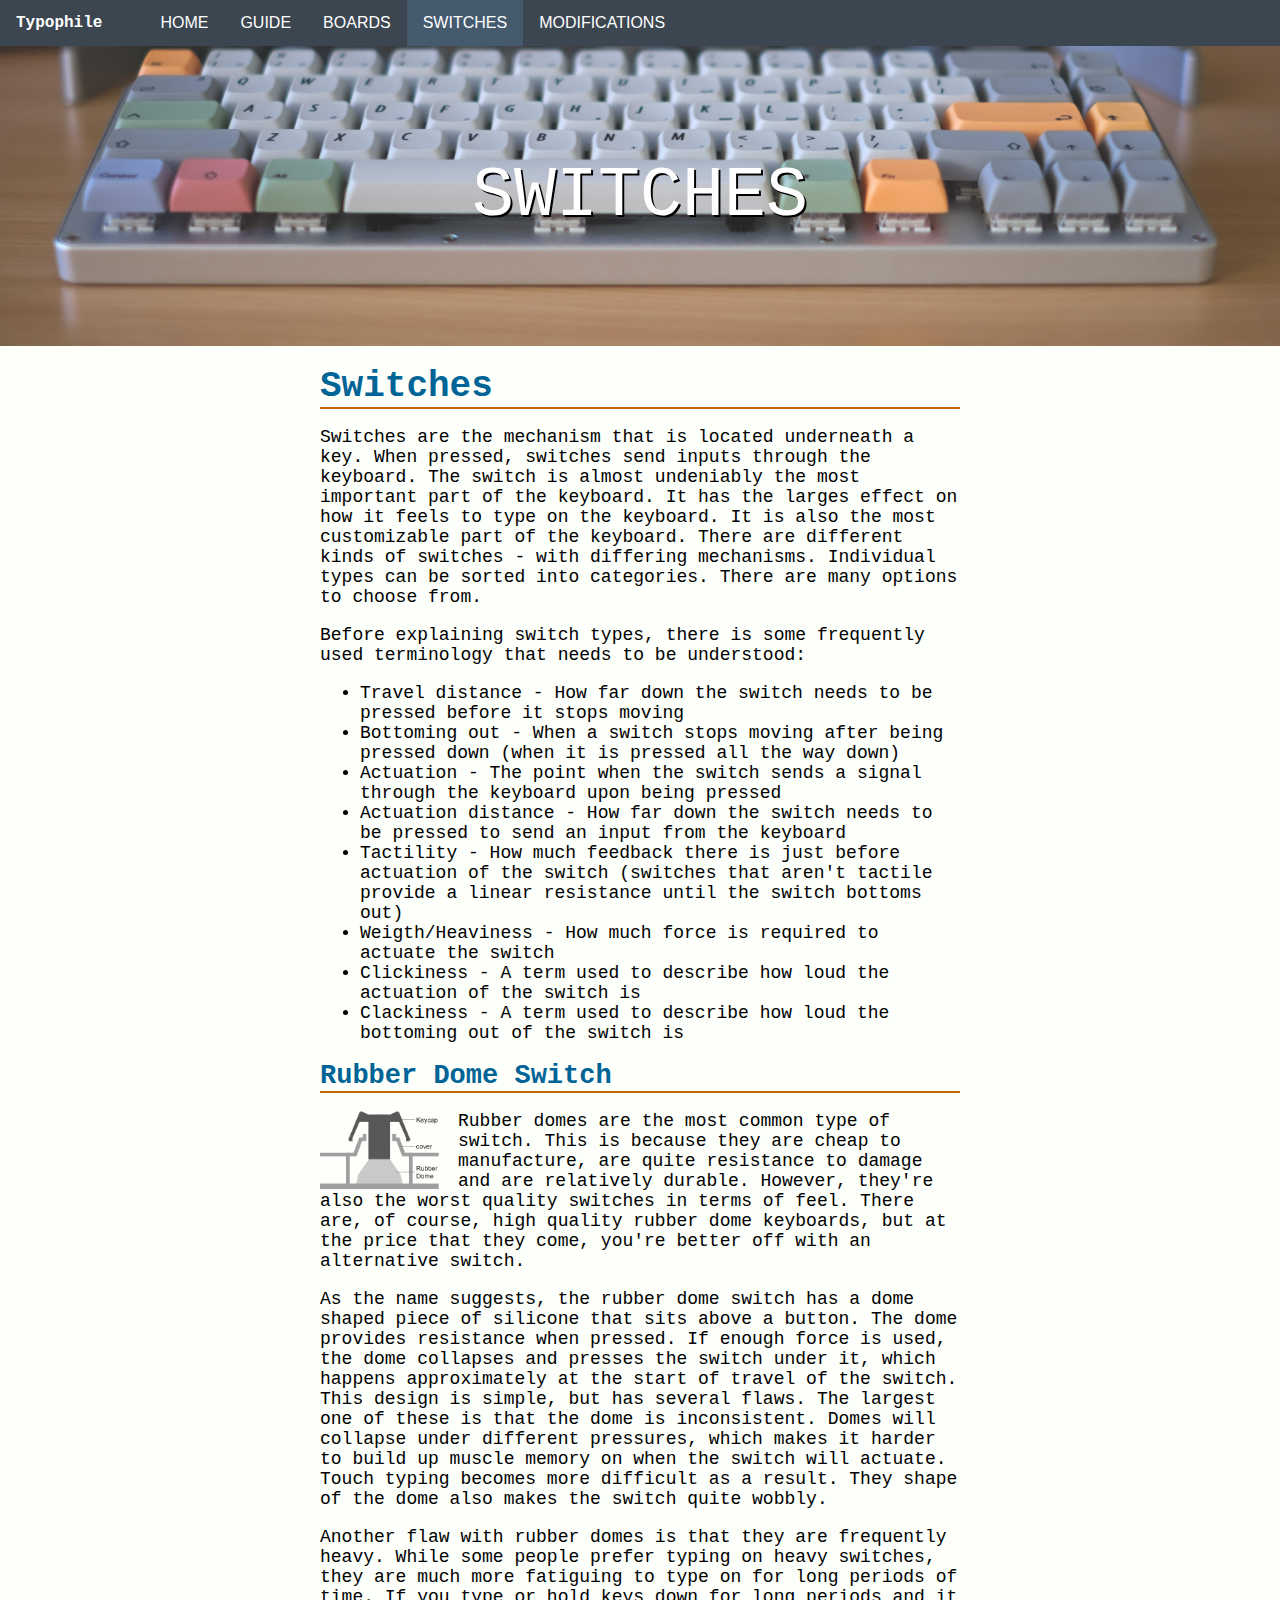
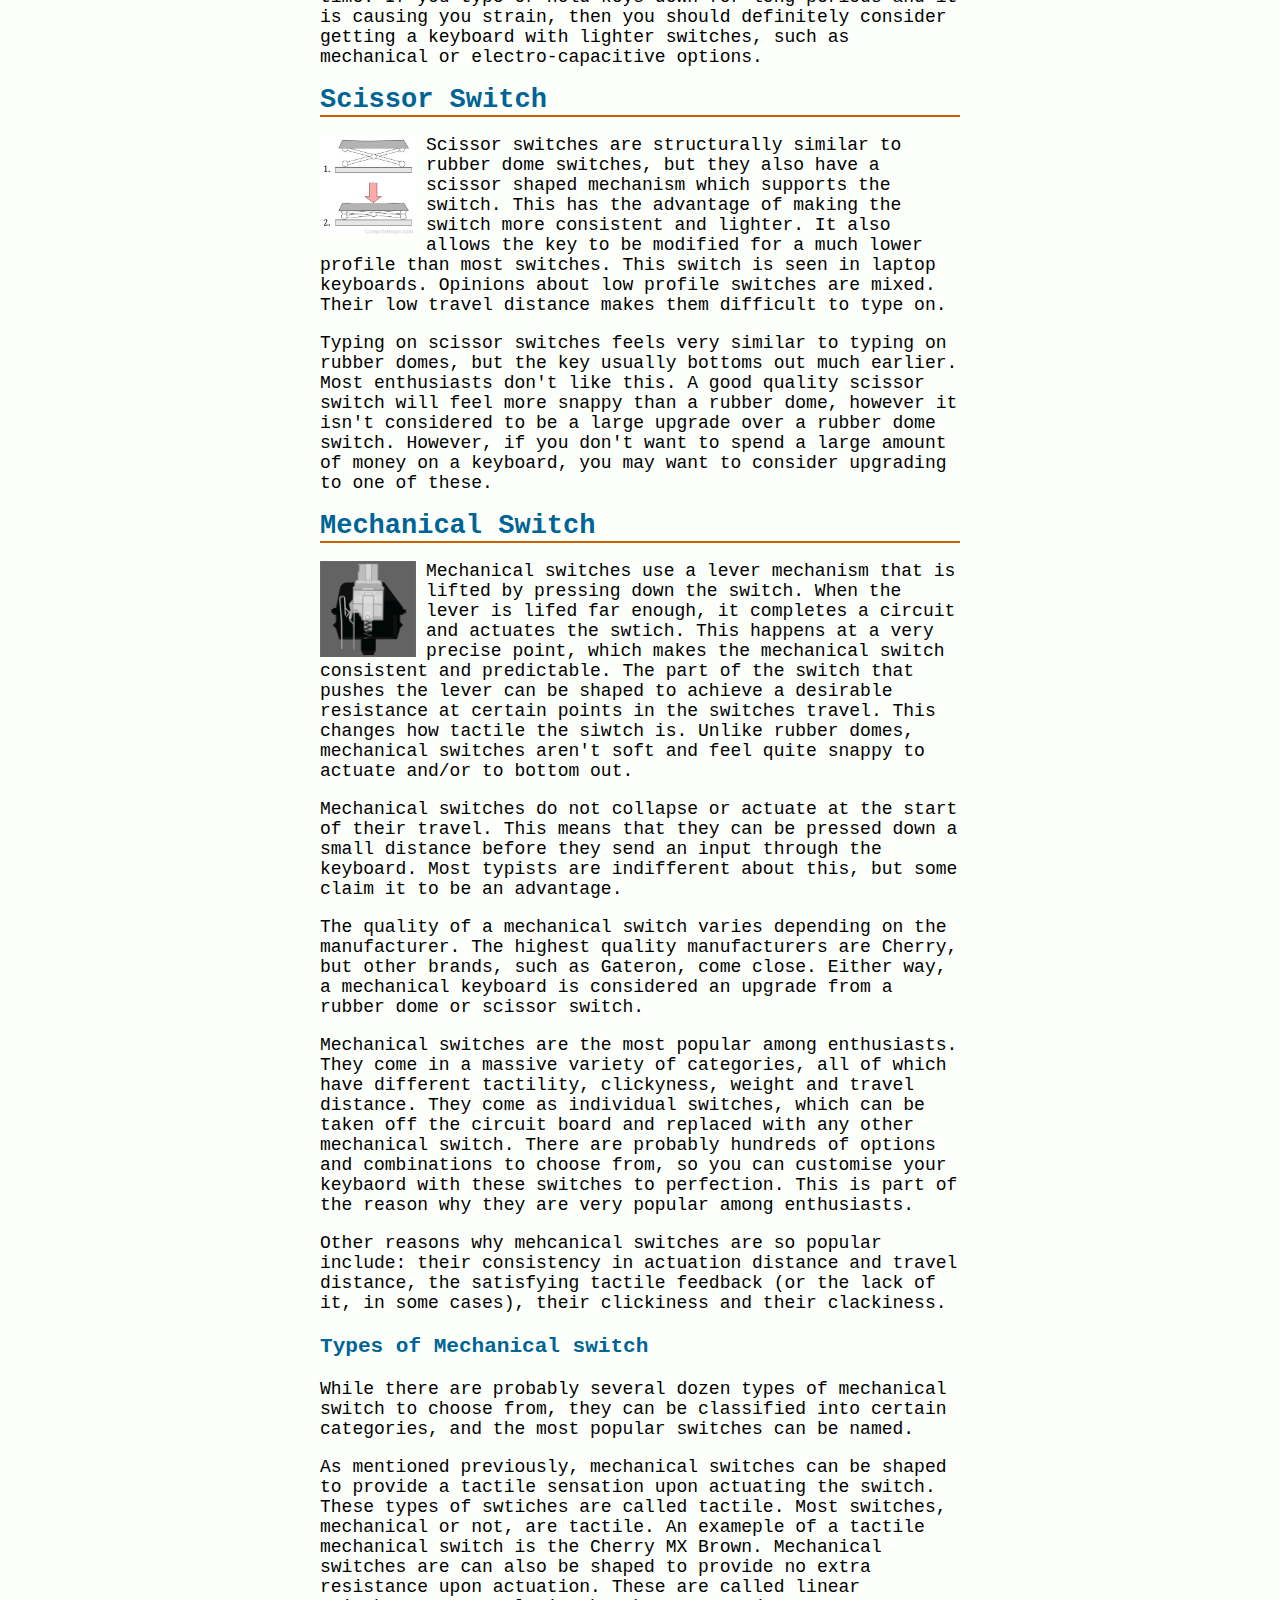
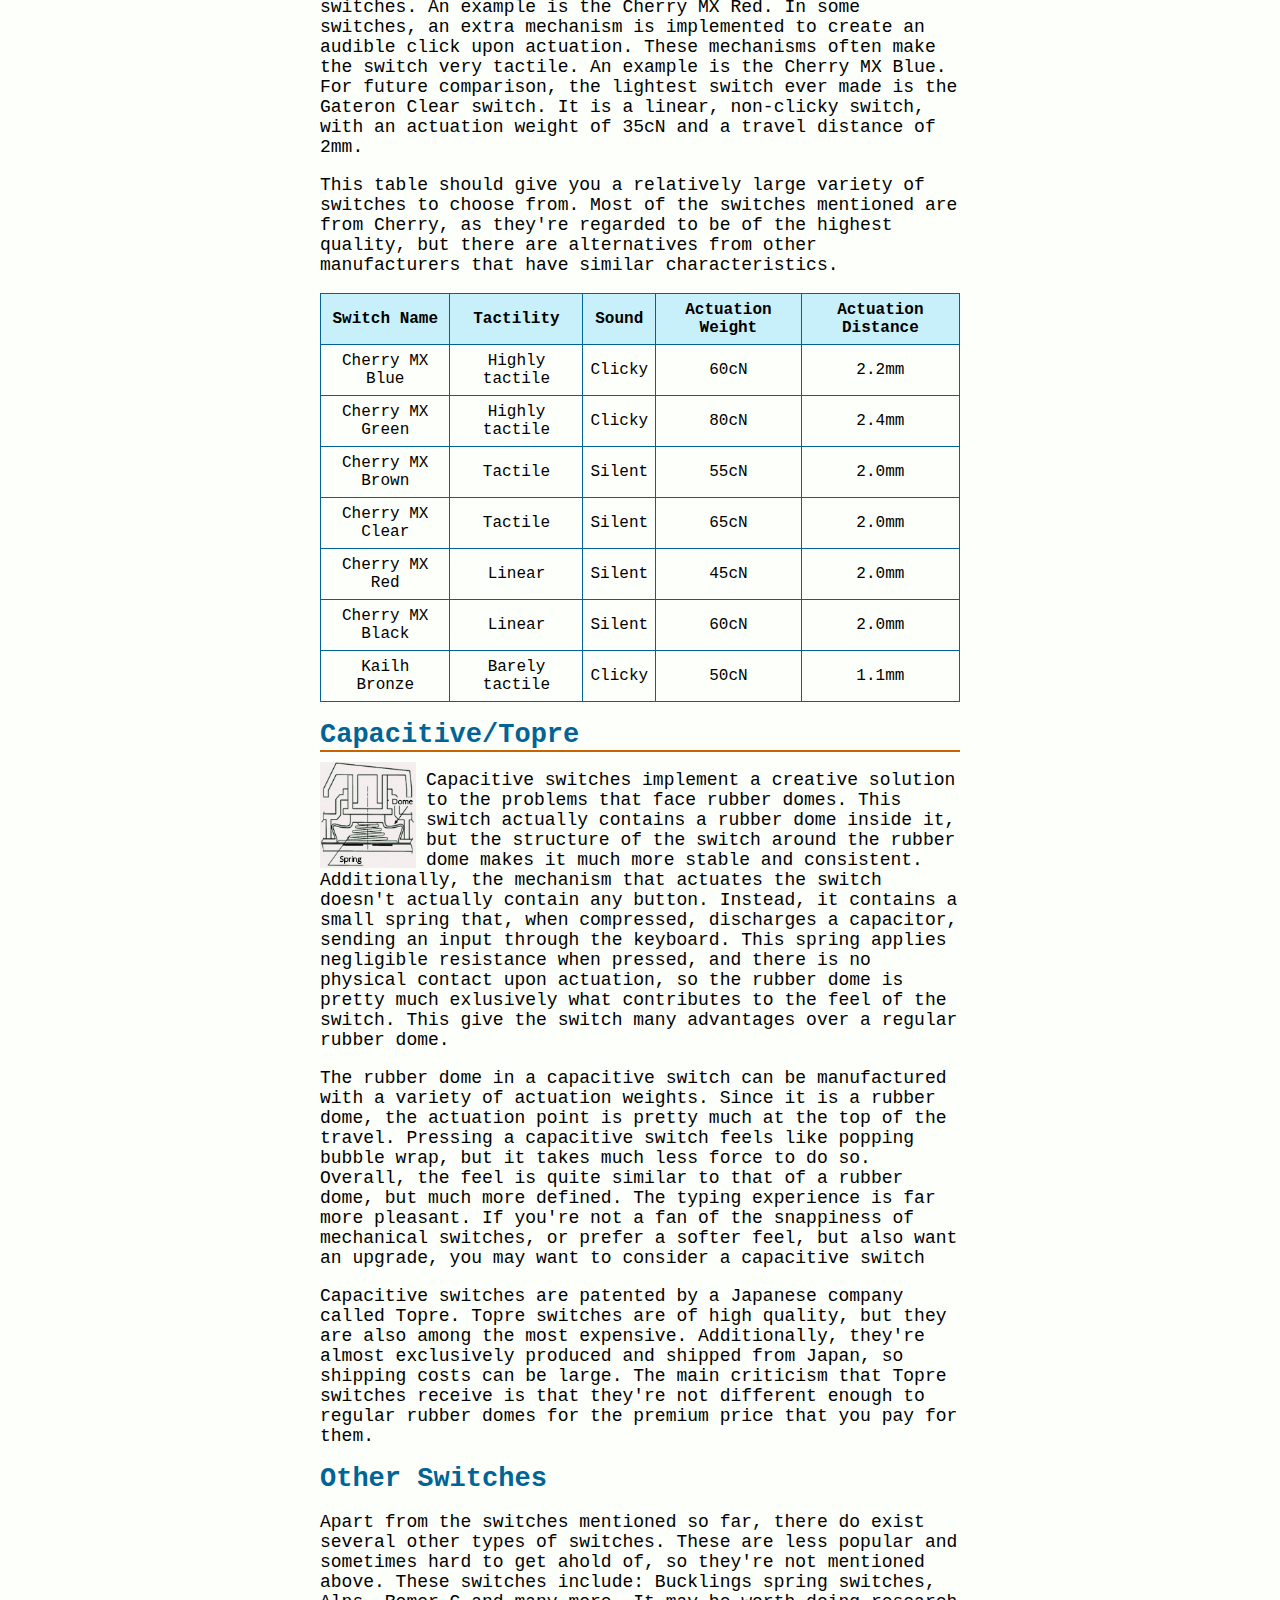
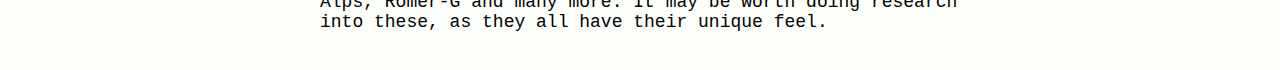
<file: Switches.html>
<html lang="en">
    <head>
        <meta name="viewport" content="width=device-width, initial-scale=1.0">
        <meta charset="utf-8">
        <title>Switches - Typophile</title> <!-- Title format is: page name - Website name -->
        <link rel="stylesheet" href="CSS/Theme.css"> <!-- import css style sheet -->        
    </head>
    <body>
        <div>
            <header>
                <div>
                </div> <!-- logo goes here -->
                <div class="nav-bar">
                    <nav>
                        <ul>
                            <li><p>Typophile</p></li>
                            <li><a href=Index.html>HOME</a></li>
                            <li><a href="Guide.html">GUIDE</a></li>
                            <li><a href="Boards.html">BOARDS</a></li>
                            <li class="current"><a href="Switches.html">SWITCHES</a></li>
                            <li><a href="Modifications.html">MODIFICATIONS</a></li>
                        </ul>
                    </nav>
                </div> <!-- nav bar goes here -->
            </header> <!-- Header holding the logo and the navigation bar of the website -->
        </div> <!-- container for items inside the header -->
        <div> <!-- container for all information between the header and footer -->
            <div class="title-container">
                <img class="title-background" src="Images/SwitchesBackground.jpg" alt="Background image of Switches page" style="margin-top: -26%;">
                <div class="title-text-center"><p>SWITCHES</p></div>
            </div> <!-- container for image between header and main text -->
            <div class="text-container">
                <div></div> <!-- empty space left of text -->
                <div> <!-- Container for article text --> 
                    <div> <!-- Title and intro --> 
                        <h1>Switches</h1>
                        <div class="hline"></div>
                        <p>
                            Switches are the mechanism that is located underneath a key. When pressed, switches send inputs through the keyboard. The switch is almost undeniably the most important part of the keyboard. It has the larges effect on how it feels to type on the keyboard. It is also the most customizable part of the keyboard. There are different kinds of switches - with differing mechanisms. Individual types can be sorted into categories. There are many options to choose from. 
                        </p>
                        <p>
                            Before explaining switch types, there is some frequently used terminology that needs to be understood:
                        </p>
                        <ul>
                            <li>Travel distance - How far down the switch needs to be pressed before it stops moving</li>
                            <li>Bottoming out - When a switch stops moving after being pressed down (when it is pressed all the way down)</li>
                            <li>Actuation - The point when the switch sends a signal through the keyboard upon being pressed</li>
                            <li>Actuation distance - How far down the switch needs to be pressed to send an input from the keyboard</li>
                            <li>Tactility - How much feedback there is just before actuation of the switch (switches that aren't tactile provide a linear resistance until the switch bottoms out)</li>
                            <li>Weigth/Heaviness - How much force is required to actuate the switch</li>
                            <li>Clickiness - A term used to describe how loud the actuation of the switch is</li>
                            <li>Clackiness - A term used to describe how loud the bottoming out of the switch is</li>
                        </ul>
                    </div>  <!-- Title and intro -->
                    <div>
                        <h2>Rubber Dome Switch</h2>
                        <div class="hline"></div>
                        <div>
                            <img src="Images/RubberDome.png" alt="Image of a rubber dome switch" style="float: left; width: 20%">
                            <p>
                            Rubber domes are the most common type of switch. This is because they are cheap to manufacture, are quite resistance to damage and are relatively durable. However, they're also the worst quality switches in terms of feel. There are, of course, high quality rubber dome keyboards, but at the price that they come, you're better off with an alternative switch.
                            </p>
                            <p>
                                As the name suggests, the rubber dome switch has a dome shaped piece of silicone that sits above a button. The dome provides resistance when pressed. If enough force is used, the dome collapses and presses the switch under it, which happens approximately at the start of travel of the switch. This design is simple, but has several flaws. The largest one of these is that the dome is inconsistent. Domes will collapse under different pressures, which makes it harder to build up muscle memory on when the switch will actuate. Touch typing becomes more difficult as a result. They shape of the dome also makes the switch quite wobbly.
                            </p>
                            <p>
                                Another flaw with rubber domes is that they are frequently heavy. While some people prefer typing on heavy switches, they are much more fatiguing to type on for long periods of time. If you type or hold keys down for long periods and it is causing you strain, then you should definitely consider getting a keyboard with lighter switches, such as mechanical or electro-capacitive options.
                            </p>
                        </div>
                    </div> <!-- Rubber Dome -->
                    <div> <!-- Scissor -->
                        <h2>Scissor Switch</h2>
                        <div class="hline"></div>
                        <div>
                            <img src="/Images/ScissorSwitch.jpg" alt="Image of a scissor switch" style="float: left; width: 15%">
                            <p>
                                Scissor switches are structurally similar to rubber dome switches, but they also have a scissor shaped mechanism which supports the switch. This has the advantage of making the switch more consistent and lighter. It also allows the key to be modified for a much lower profile than most switches. This switch is seen in laptop keyboards. Opinions about low profile switches are mixed. Their low travel distance makes them difficult to type on.
                            </p>
                            <p>
                                Typing on scissor switches feels very similar to typing on rubber domes, but the key usually bottoms out much earlier. Most enthusiasts don't like this. A good quality scissor switch will feel more snappy than a rubber dome, however it isn't considered to be a large upgrade over a rubber dome switch. However, if you don't want to spend a large amount of money on a keyboard, you may want to consider upgrading to one of these.
                            </p>
                        </div>
                    </div> <!-- Scissor -->
                    <div> <!-- Mechanical -->
                    <div>
                        <h2>Mechanical Switch</h2>
                        <div class="hline"></div>
                        <div>
                            <img src="Images/MechanicalSwitch.gif" alt="Picture of a mechanical switch" style="float: left; width: 15%;">
                            <p>
                                Mechanical switches use a lever mechanism that is lifted by pressing down the switch. When the lever is lifed far enough, it completes a circuit and actuates the swtich. This happens at a very precise point, which makes the mechanical switch consistent and predictable. The part of the switch that pushes the lever can be shaped to achieve a desirable resistance at certain points in the switches travel. This changes how tactile the siwtch is. Unlike rubber domes, mechanical switches aren't soft and feel quite snappy to actuate and/or to bottom out.
                            </p>
                            <p>
                                Mechanical switches do not collapse or actuate at the start of their travel. This means that they can be pressed down a small distance before they send an input through the keyboard. Most typists are indifferent about this, but some claim it to be an advantage.
                            </p>
                            <p>
                                The quality of a mechanical switch varies depending on the manufacturer. The highest quality manufacturers are Cherry, but other brands, such as Gateron, come close. Either way, a mechanical keyboard is considered an upgrade from a rubber dome or scissor switch.
                            </p>
                            <p>
                                Mechanical switches are the most popular among enthusiasts. They come in a massive variety of categories, all of which have different tactility, clickyness, weight and travel distance. They come as individual switches, which can be taken off the circuit board and replaced with any other mechanical switch. There are probably hundreds of options and combinations to choose from, so you can customise your keybaord with these switches to perfection. This is part of the reason why they are very popular among enthusiasts.                    
                            </p>
                            <p>
                                Other reasons why mehcanical switches are so popular include: their consistency in actuation distance and travel distance, the satisfying tactile feedback (or the lack of it, in some cases), their clickiness and their clackiness. 
                            </p>
                        </div>                
                    </div> <!-- information on mechanical switches -->
                    <div>
                        <h3>Types of Mechanical switch</h3>
                        <p>
                            While there are probably several dozen types of mechanical switch to choose from, they can be classified into certain categories, and the most popular switches can be named.
                        </p>
                        <p>
                            As mentioned previously, mechanical switches can be shaped to provide a tactile sensation upon actuating the switch. These types of swtiches are called tactile. Most switches, mechanical or not, are tactile. An exameple of a tactile mechanical switch is the Cherry MX Brown. Mechanical switches are can also be shaped to provide no extra resistance upon actuation. These are called linear switches. An example is the Cherry MX Red. In some switches, an extra mechanism is implemented to create an audible click upon actuation. These mechanisms often make the switch very tactile. An example is the Cherry MX Blue. For future comparison, the lightest switch ever made is the Gateron Clear switch. It is a linear, non-clicky switch, with an actuation weight of 35cN and a travel distance of 2mm.
                        </p>
                        <p>
                            This table should give you a relatively large variety of switches to choose from. Most of the switches mentioned are from Cherry, as they're regarded to be of the highest quality, but there are alternatives from other manufacturers that have similar characteristics.
                        </p>
                        <table>
                            <tr>
                                <th>Switch Name</th>
                                <th>Tactility</th>
                                <th>Sound</th>
                                <th>Actuation Weight</th>
                                <th>Actuation Distance</th>
                            </tr>
                            <tr>
                                <td>Cherry MX Blue</td>
                                <td>Highly tactile</td>
                                <td>Clicky</td>
                                <td>60cN</td>
                                <td>2.2mm</td>
                            </tr>
                            <tr>
                                <td>Cherry MX Green</td>
                                <td>Highly tactile</td>
                                <td>Clicky</td>
                                <td>80cN</td>
                                <td>2.4mm</td>
                            </tr>
                            <tr>
                                <td>Cherry MX Brown</td>
                                <td>Tactile</td>
                                <td>Silent</td>
                                <td>55cN</td>
                                <td>2.0mm</td>
                            </tr>
                            <tr>
                                <td>Cherry MX Clear</td>
                                <td>Tactile</td>
                                <td>Silent</td>
                                <td>65cN</td>
                                <td>2.0mm</td>
                            </tr>
                            <tr>
                                <td>Cherry MX Red</td>
                                <td>Linear</td>
                                <td>Silent</td>
                                <td>45cN</td>
                                <td>2.0mm</td>
                            </tr>
                            <tr>
                                <td>Cherry MX Black</td>
                                <td>Linear</td>
                                <td>Silent</td>
                                <td>60cN</td>
                                <td>2.0mm</td>
                            </tr>
                            <tr>
                                <td>Kailh Bronze</td>
                                <td>Barely tactile</td>
                                <td>Clicky</td>
                                <td>50cN</td>
                                <td>1.1mm</td>
                            </tr>
                        </table>
                        <p></p> <!-- Paragraph for empty space -->
                    </div> <!-- Mehcanical switch types -->
                    </div> <!-- Mechanical -->
                    <div>
                        <h2>Capacitive/Topre</h2>
                        <div class="hline"></div>
                        <img src="Images/TopreSwitch.jpg" alt="Picture of a Topre switch" style="float: left; width: 15%">
                        <p>
                            Capacitive switches implement a creative solution to the problems that face rubber domes. This switch actually contains a rubber dome inside it, but the structure of the switch around the rubber dome makes it much more stable and consistent. Additionally, the mechanism that actuates the switch doesn't actually contain any button. Instead, it contains a small spring that, when compressed, discharges a capacitor, sending an input through the keyboard. This spring applies negligible resistance when pressed, and there is no physical contact upon actuation, so the rubber dome is pretty much exlusively what contributes to the feel of the switch. This give the switch many advantages over a regular rubber dome.
                        </p>
                        <p>
                            The rubber dome in a capacitive switch can be manufactured with a variety of actuation weights. Since it is a rubber dome, the actuation point is pretty much at the top of the travel. Pressing a capacitive switch feels like popping bubble wrap, but it takes much less force to do so. Overall, the feel is quite similar to that of a rubber dome, but much more defined. The typing experience is far more pleasant. If you're not a fan of the snappiness of mechanical switches, or prefer a softer feel, but also want an upgrade, you may want to consider a capacitive switch
                        </p>
                        <p>
                            Capacitive switches are patented by a Japanese company called Topre. Topre switches are of high quality, but they are also among the most expensive. Additionally, they're almost exclusively produced and shipped from Japan, so shipping costs can be large. The main criticism that Topre switches receive is that they're not different enough to regular rubber domes for the premium price that you pay for them.
                        </p>
                    </div> <!-- Capacitive -->
                    <div>
                        <h2>Other Switches</h2>
                        <p>
                            Apart from the switches mentioned so far, there do exist several other types of switches. These are less popular and sometimes hard to get ahold of, so they're not mentioned above. These switches include: Bucklings spring switches, Alps, Romer-G and many more. It may be worth doing research into these, as they all have their unique feel.
                        </p>
                    </div> <!-- Other -->
                </div> <!-- Container for article text -->
                <div></div> <!-- empty space right of text -->
            </div>
        </div> <!-- container for all information between the header and footer -->
        <div>
            <footer>
                <!-- the footer goes here -->
            </footer>
        </div> <!-- container for items inside the footer -->
    </body>
</html>
</file>
<file: CSS/Theme.css>
/* Formatting for general website elements */
body {
    color: black;
    font-family: "Courier New", monospace;
    background-color: rgb(252, 255, 250);
    margin: 0px;
}

table {
    width: 100%;
    text-align: center;
    border-collapse: collapse;
}

td,th {
    padding: 7px;
    border: solid 1px;
    border-color: rgb(0, 100, 150);
}

th {
    background-color: rgb(200, 240, 250)
}

header {
    background: rgb(0, 100, 150);
}
/*//////////////////////////////////////////*/

/* Formatting for everything that goes in the navigation bar *//
.nav-bar {}

.nav-bar nav > ul {
    list-style-type: none;
    margin: 0;
    padding: 0;
    overflow: hidden;
    background-color: rgb(60, 70, 80);
}

.nav-bar nav > ul > li {
    float: left;
}

.nav-bar nav > ul > li a {
    color: white;
    text-align: center;
    display: block;
    padding: 14px 16px;
    text-decoration: none;
    font-family: "Arial", "Helvetica", sans-serif
}

/* This format is for the logo*/
.nav-bar nav > ul > li p {
    color: white;
    text-align: center;
    display: block;
    padding-bottom: 14px;
    padding-top: 14px;
    padding-left: 16px;
    padding-right: 42;
    font-weight: bolder;
    margin: 0px;
    text-decoration: none;
    font-family: "Courier New", monospace;
}

/* used to highlight the current webpage in the nav bar */
.current {
  background-color: rgb(70, 90, 110);
}

.nav-bar nav > ul > li a:hover {
  background-color: #111;
}
/*//////////////////////////////////////////*/

/* Formatting for article entries on website */
/* Spaces are added to the sides of text when on a large screen, to make content easier to read */
@media screen and (min-width: 1080px){
    .text-container {
    display: grid;
    grid-template-columns: 25% 50% 25%;
    grid-gap: 0px;
    padding: 0px;
    }
}

.text-container > div {
    text-align: left;
    padding: 20px 0;
    font-size: 18px;
}

.text-container h1 {
    color: rgb(0, 100, 150);
    margin: 0px;
}

.text-container h2 {
    margin: 0px;
    color: rgb(0, 100, 150);
}

.text-container h3 {
    color: rgb(0, 100, 150);
}

.text-container img {
    width: 50%;
    padding-right: 10px;
}


@media screen and (max-width: 500px){
    .text-container img {
        width: 100%;
        padding-right: 10px;
    }
}

/* horizontal separating line that divides article into sections */
.hline { 
    width: 100%; 
    height: 2px; 
    background: rgb(200 , 100, 0);
    margin-bottom: 10px
}
/*//////////////////////////////////////////*/

/* Formatting for the title text and background image on each page (excluding homepage) */
.title-container {
    position: relative;
    max-height: 300px;
    overflow: hidden;
}

.title-background {
    width: 100%;
    max-width: 100%;
    height: auto;
}

.title-text-center {
    position: absolute;
    top: 50%;
    left: 50%;
    transform: translate(-50%, -50%);
    font-size: 70px;
    color: white;
    text-shadow: 2px 2px black;
}
/*//////////////////////////////////////////*/

/* Homepage fading image formatting */
.fading-img-container {
    position: relative;
    height: 150px;
    overflow: hidden;
}

@media screen and (min-width: 500px){
    .fading-img-container {
    position: relative;
    height: 300px;
    overflow: hidden;
    }
}   

@media screen and (min-width: 800px){
    .fading-img-container {
    position: relative;
    height: 500px;
    overflow: hidden;
    }
}  

.fading-img {
    position: absolute;
    top: 0%;
    left: 0%;
    transform: translate(0, -50%);
    width: 100%;
    height: auto;
    opacity: 0;
}
/*//////////////////////////////////////////*/

/* Homepage menu formatting */
/* for phones, sort the menu items horizontally */
@media screen and (max-width: 500px){
    .menu-container {
    grid-gap: 0px;
    padding: 0px;
    }
}

/* For displays other than phones, place menu items next to each other */
@media screen and (min-width: 500px){
    .menu-container {
    display: grid;
    grid-template-columns: 25% 25% 25% 25%;
    grid-gap: 0px;
    padding: 0px;
    }
}

.menu-container > div {
    text-align: left;
    padding: 20px;
    font-size: 18px;
}

.menu-container > div {
    align-content: center;
    text-align: center;
    overflow: hidden;
}

.menu-container > div > p {
    color: white;
    font-size: 18px;
    padding: 0px;
    margin: 0px
}

.menu-container > div > a {
    text-decoration: underline;
    color: white;
    font-size: 25px;
    padding: 0px;
}
/*//////////////////////////////////////////*/

/* Formatting for scaling videos appropriately */
/* Video container forces a 16:9 ratio, which is standard for most video */
.video-container {
    width: 100%;
    padding-top: 56.25%;
    position: relative;
}

.video 
{
    position: absolute;
    top: 0px;
    left: 0px;
    width: 100%;
    height: 100%;
}
/*//////////////////////////////////////////*/
</file>
